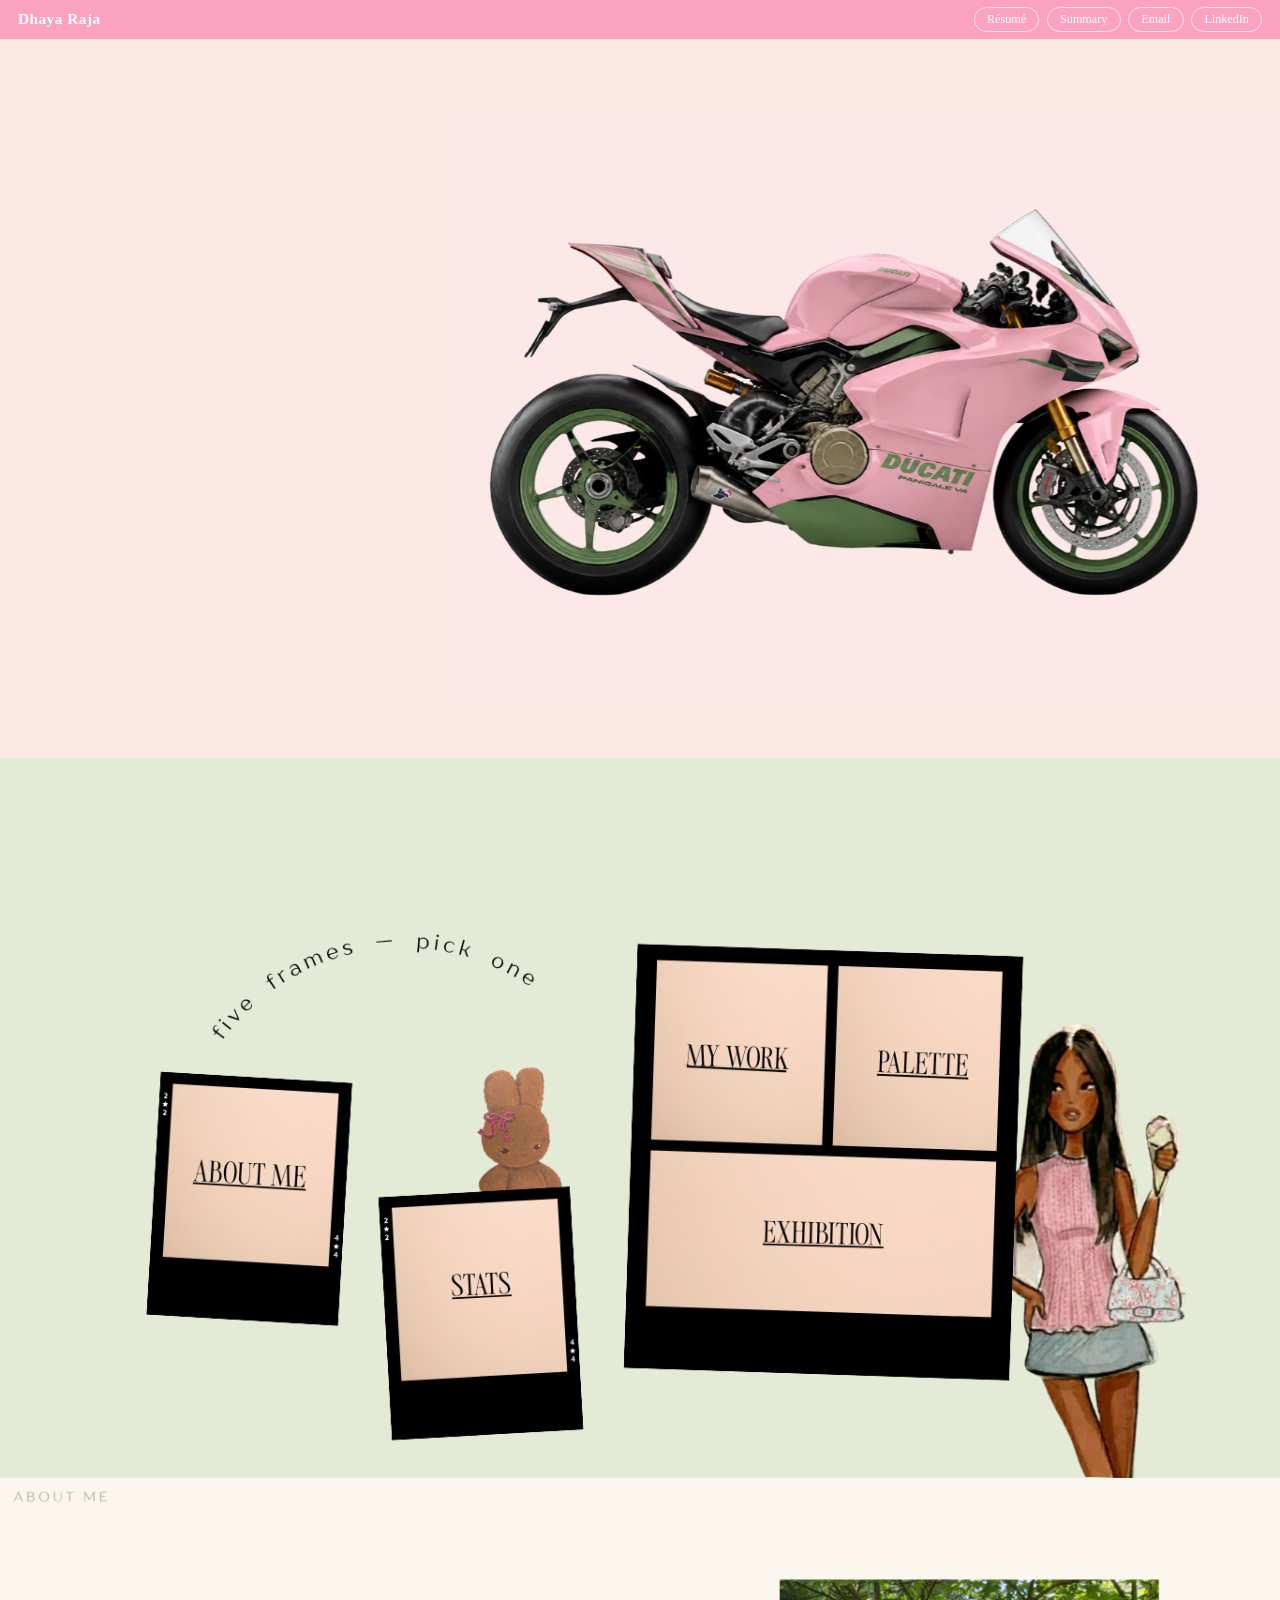
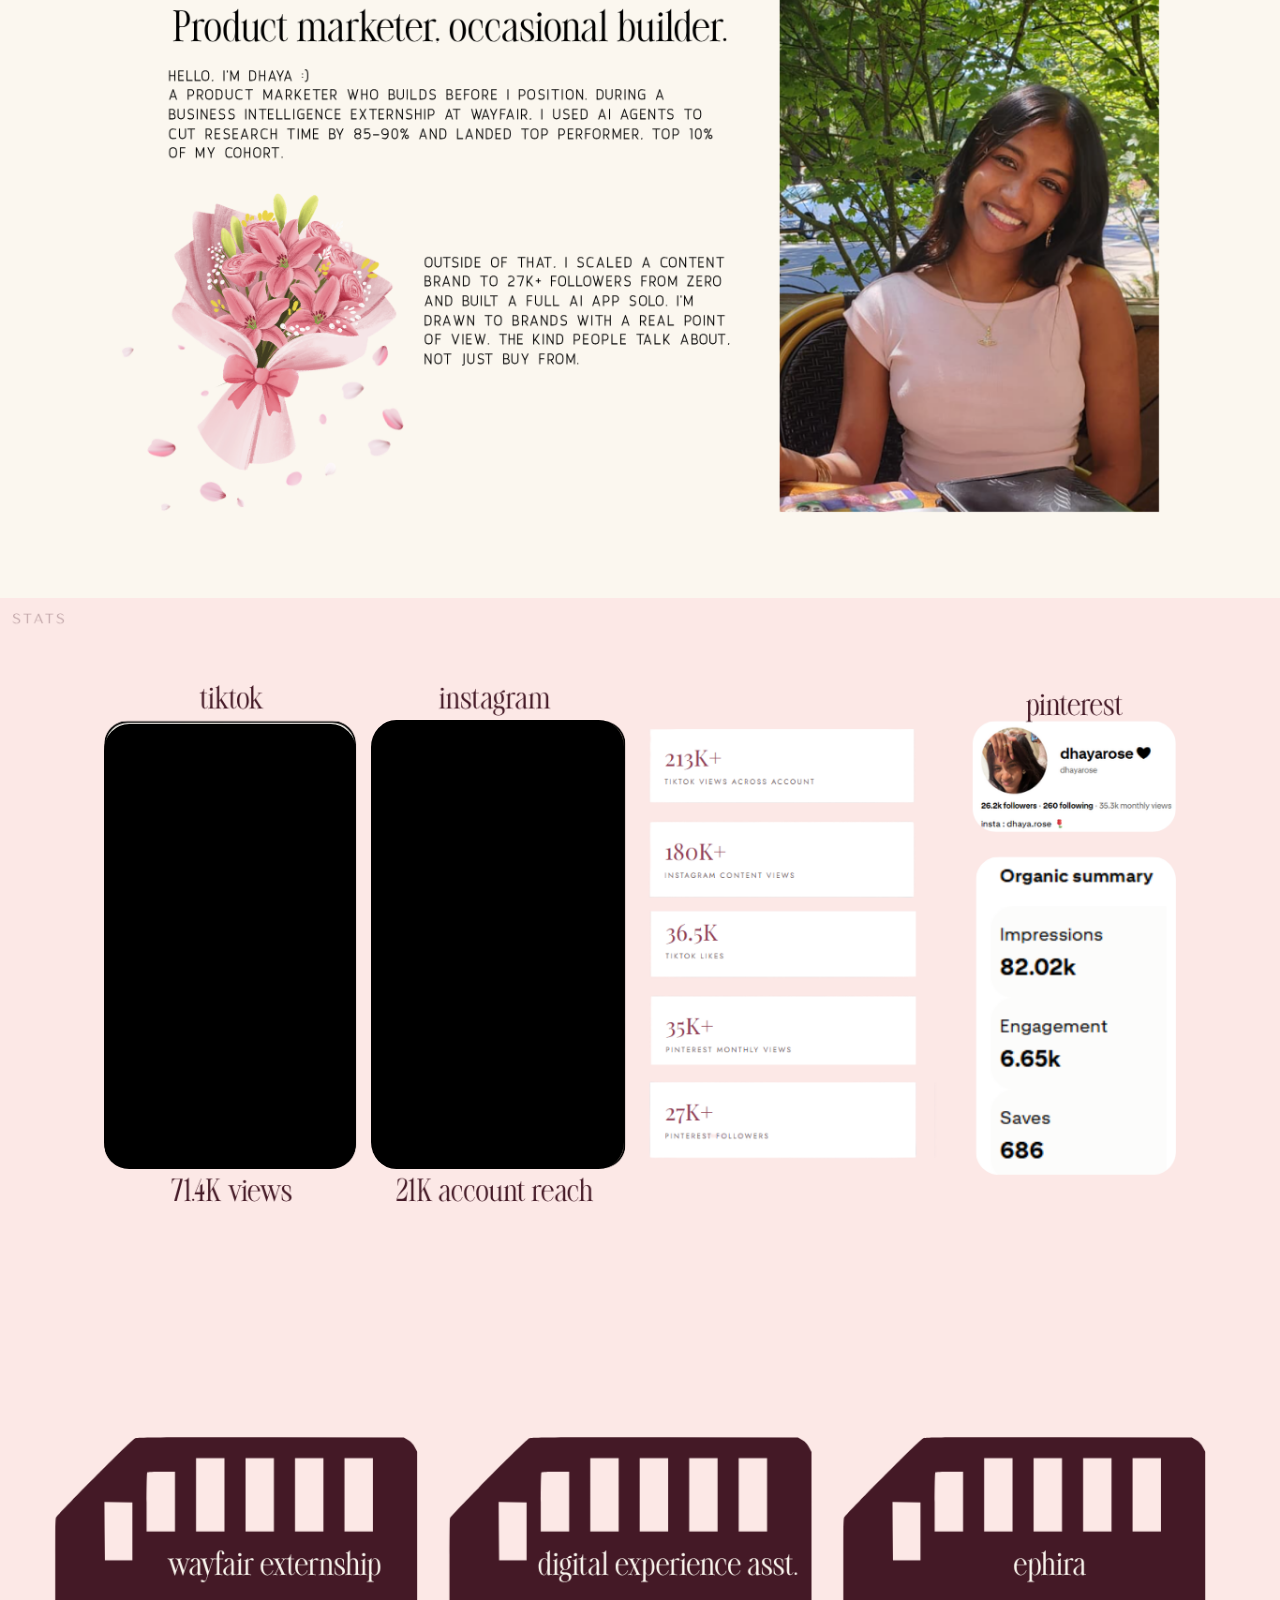
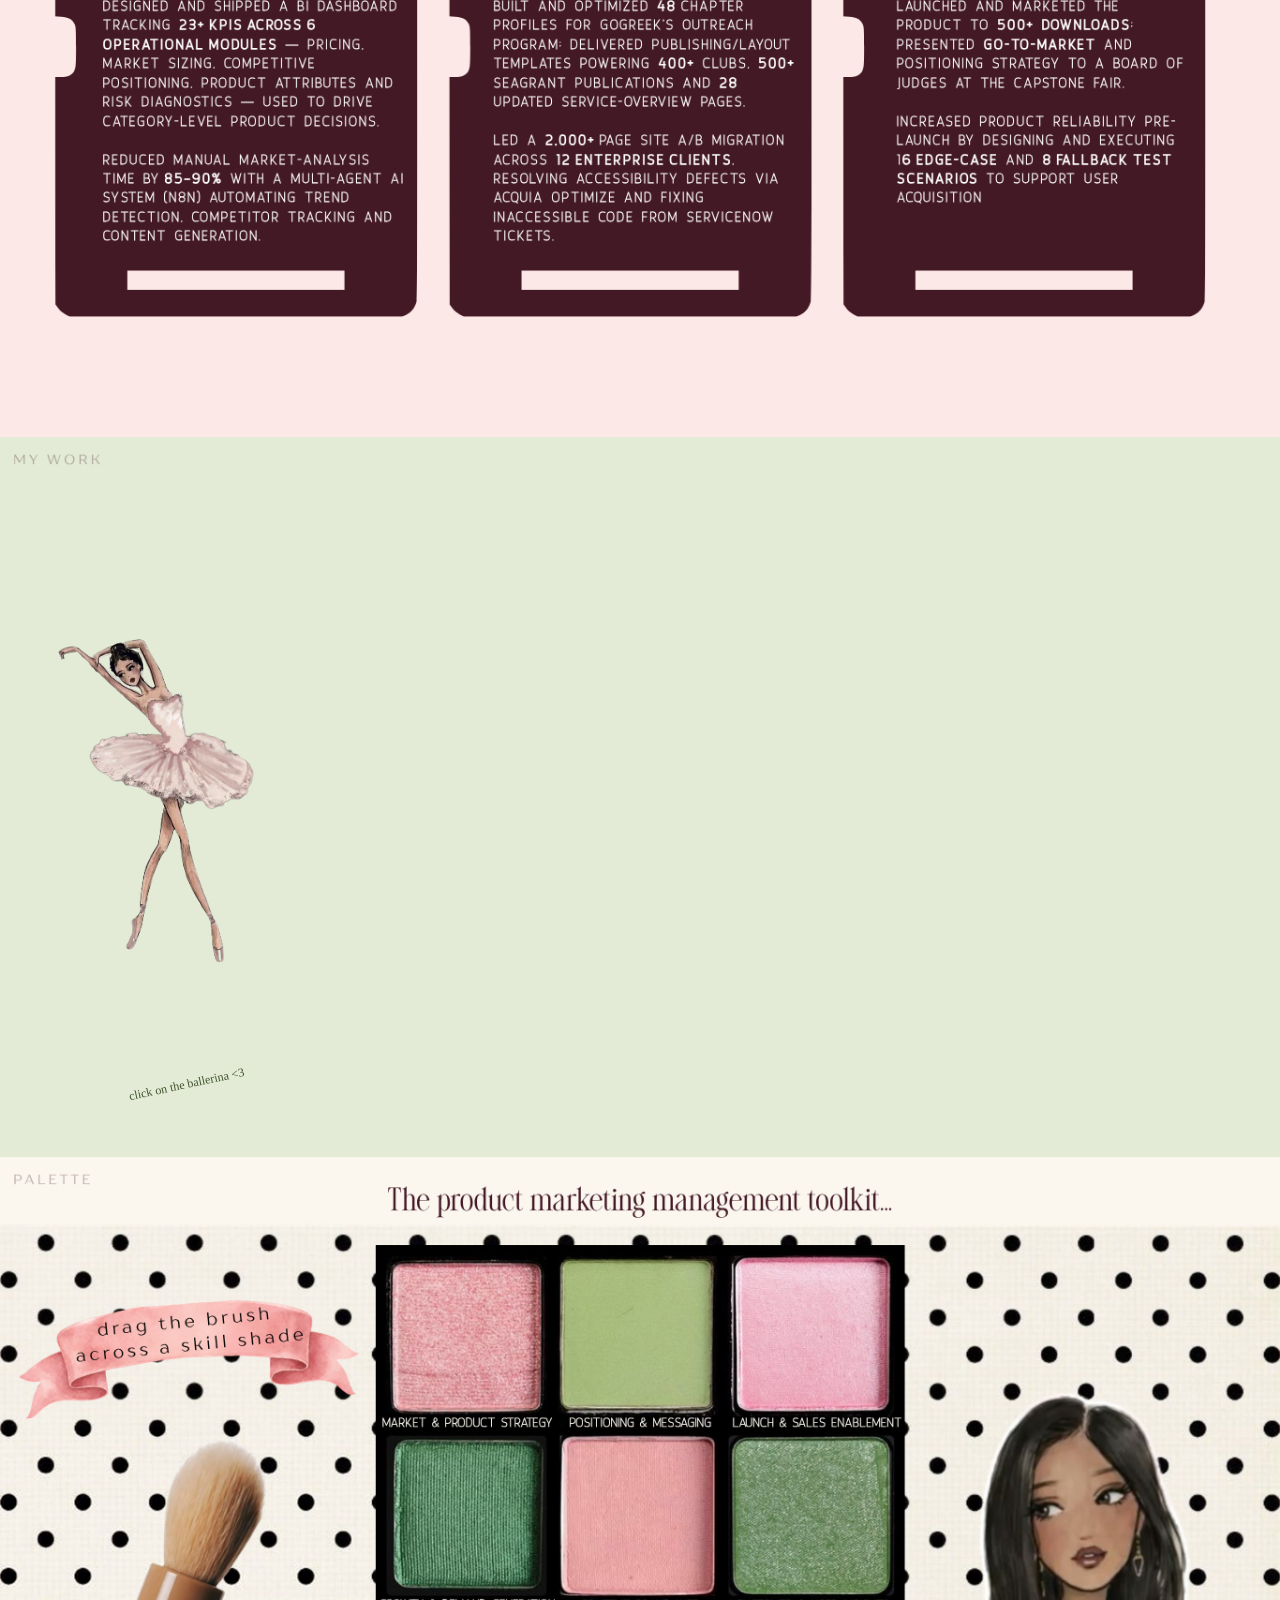
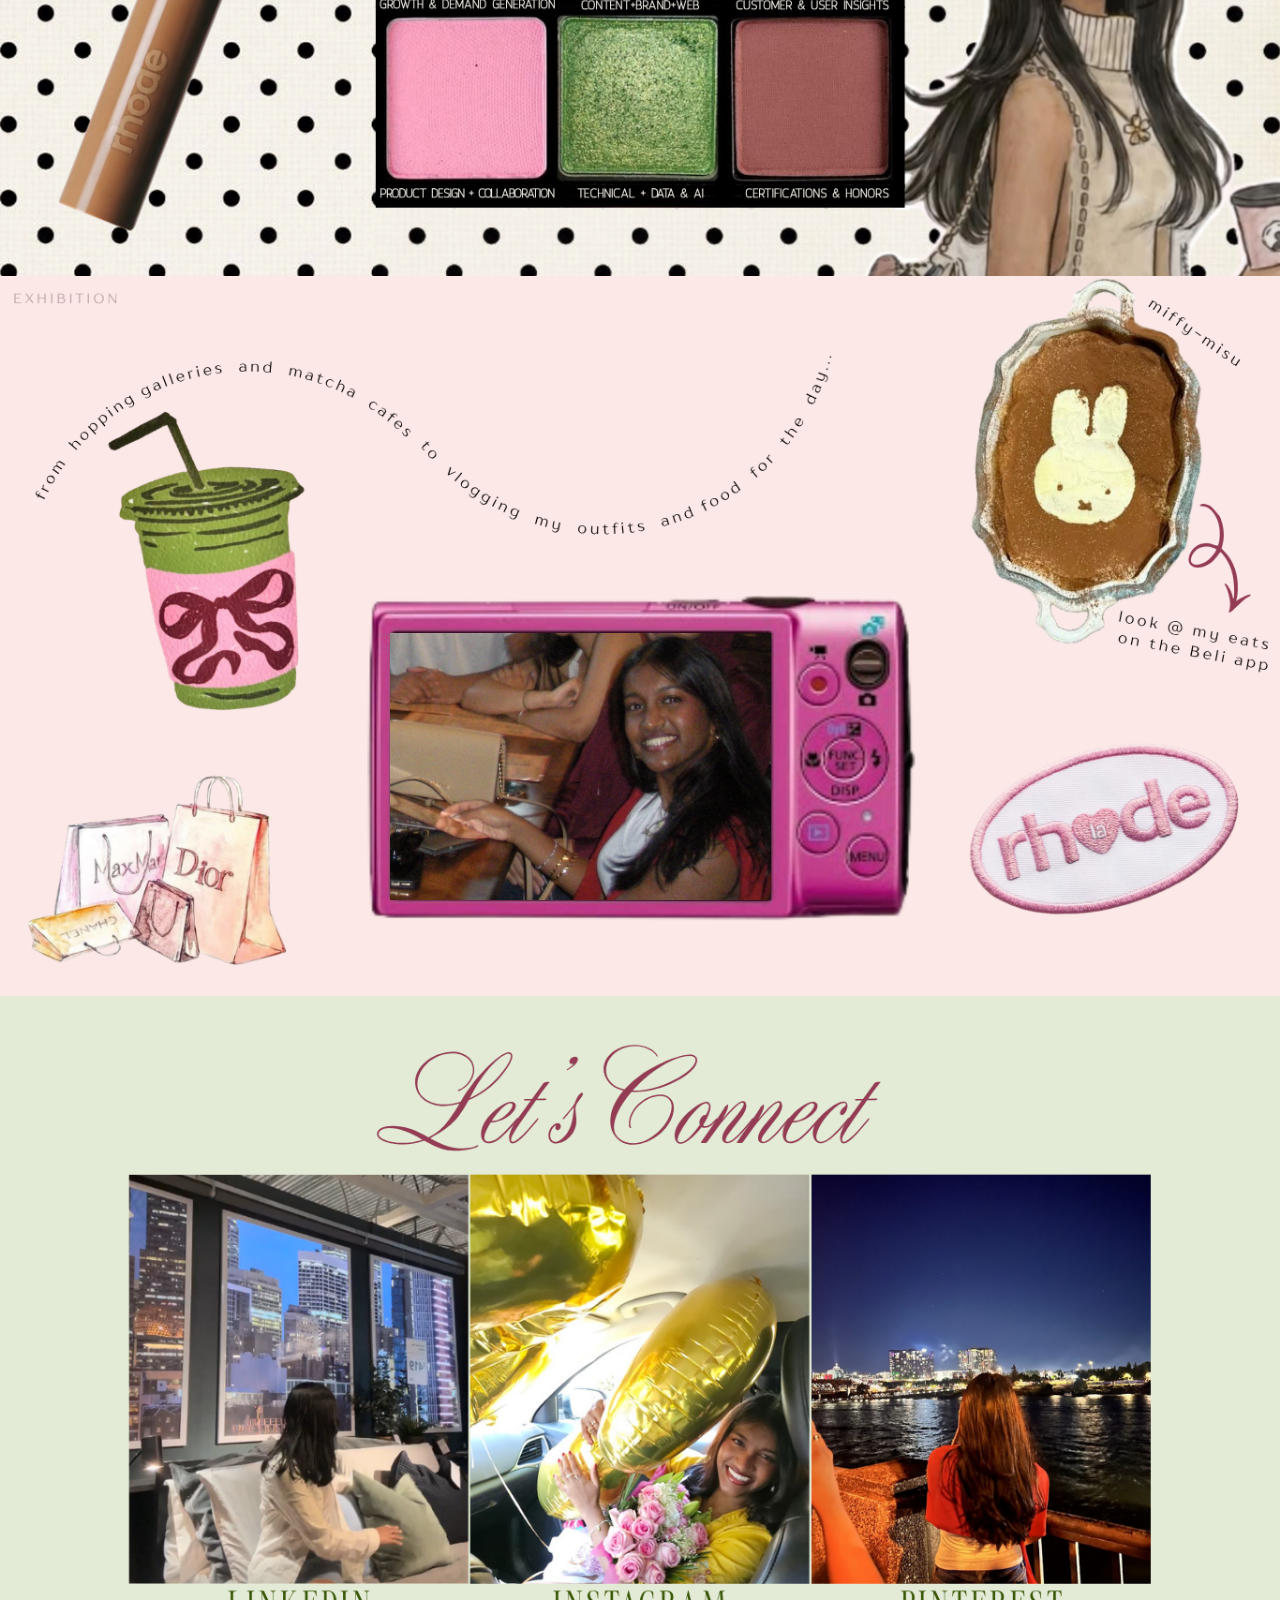
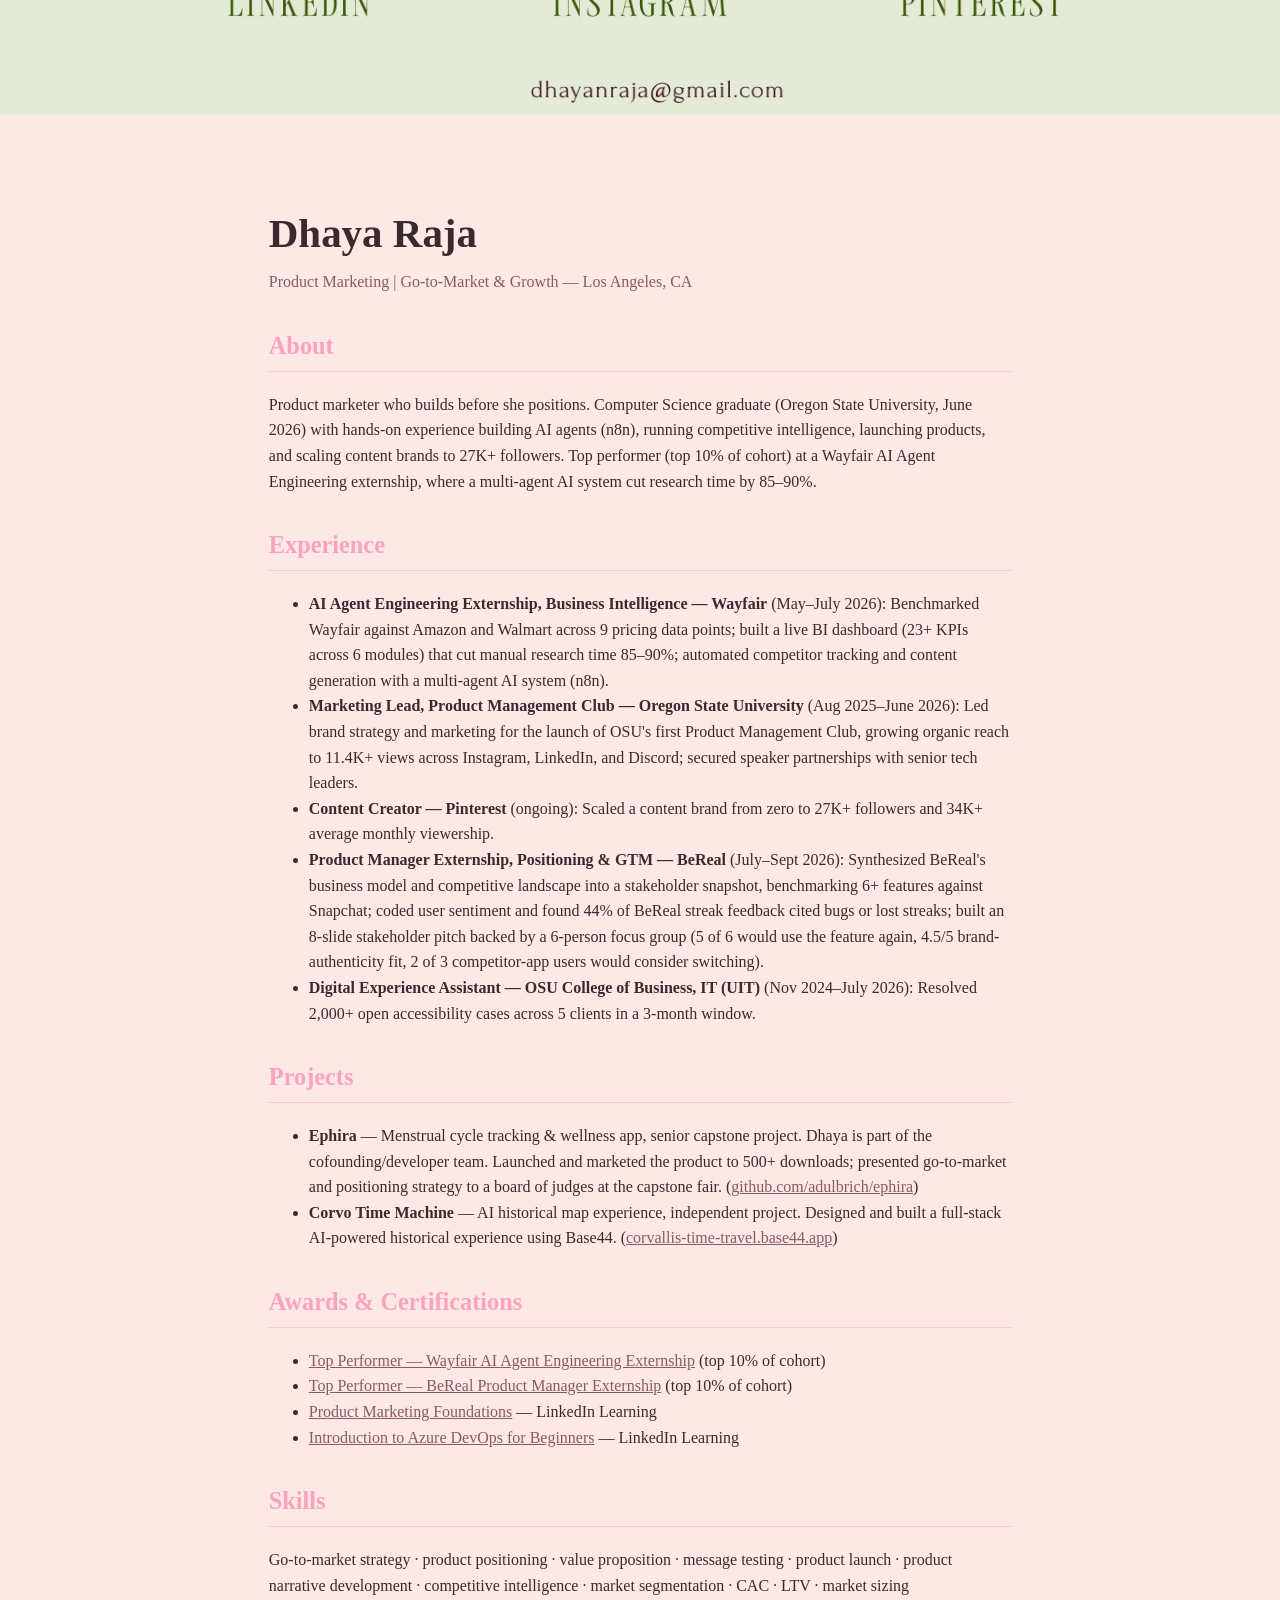
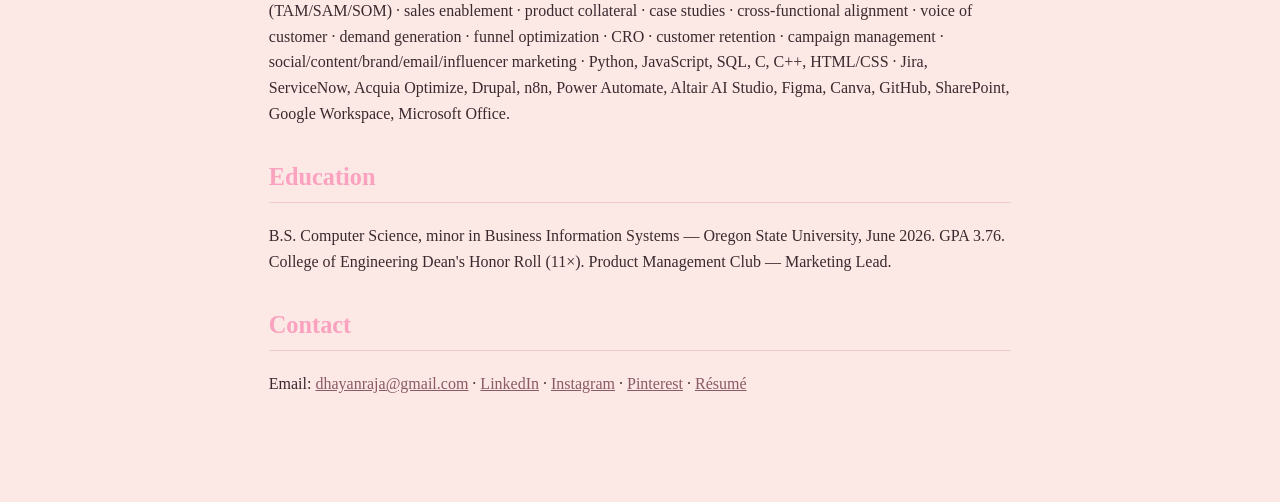
<file: index.html>
<!doctype html>
<html lang="en">
<head><meta charset="UTF-8" /><meta name="viewport" content="width=device-width, initial-scale=1.0" /><meta name="description" content="Dhaya Raja - Product Marketing Manager portfolio" /><title>Dhaya Raja - Product Marketing Manager</title><link rel="icon" href="data:image/svg+xml,%3Csvg xmlns='http://www.w3.org/2000/svg' viewBox='0 0 32 32'%3E%3Crect width='32' height='32' rx='7' fill='%23FAA2BF'/%3E%3Ctext x='16' y='22' font-family='Georgia,serif' font-size='18' fill='%23fffdf8' text-anchor='middle'%3ED%3C/text%3E%3C/svg%3E" /><link rel="stylesheet" href="styles.css?v=1792127184581897557" /><noscript><style>.hero-title{opacity:1!important}.ducati{display:none!important}</style></noscript></head>
<body>
  <a class="skip-link" href="#menu">Skip intro</a>
  <nav class="cta-bar" aria-label="Contact and résumé">
    <span class="cta-name">Dhaya Raja</span>
    <span class="cta-links">
      <a href="resume.html" class="cta-btn" rel="noopener">Résumé</a>
      <a href="#summary" class="cta-btn">Summary</a>
      <a href="mailto:dhayanraja@gmail.com" class="cta-btn">Email</a>
      <a href="https://www.linkedin.com/in/dhaya-raja/" target="_blank" rel="noreferrer" class="cta-btn">LinkedIn</a>
    </span>
  </nav>
  <nav class="mobile-nav" aria-label="Section navigation">
    <a href="#about">About</a>
    <a href="#stats">Stats</a>
    <a href="#work">Work</a>
    <a href="#palette">Palette</a>
    <a href="#exhibition">Exhibition</a>
  </nav>
  <header class="canvas hero" id="home"><img class="layout hero-title" src="assets/layouts/section-1.png" alt="Dhaya Raja - Product Marketing Manager" /><img class="ducati" src="assets/ducati.png" alt="Pink Ducati motorcycle" /></header>
  <main>
    <section class="canvas" id="menu"><img class="layout" src="assets/layouts/section-3.png" alt="Five frames - pick one" /><a class="hotspot frame-hit about-link" href="#about" aria-label="Go to About Me"></a><a class="hotspot frame-hit stats-link" href="#stats" aria-label="Go to Stats"></a><a class="hotspot frame-hit work-link" href="#work" aria-label="Go to My Work"></a><a class="hotspot frame-hit palette-link" href="#palette" aria-label="Go to Palette"></a><a class="hotspot frame-hit exhibition-link" href="#exhibition" aria-label="Go to Exhibition"></a></section>

    <section class="canvas" id="about"><img class="layout" src="assets/layouts/section-4.png" alt="About Dhaya" /><div class="petals" aria-hidden="true"><i></i><i></i><i></i><i></i><i></i><i></i></div></section>

    <section class="canvas" id="stats"><img class="layout" src="assets/layouts/section-5.png" alt="Social media stats" /><video class="phone-video tiktok" src="assets/tiktok.mp4" autoplay muted loop playsinline aria-label="TikTok video"></video><video class="phone-video instagram" src="assets/instagram.mp4" autoplay muted loop playsinline aria-label="Instagram video"></video></section>

    <section class="canvas" id="stats-detail"><img class="layout" src="assets/layouts/section-6.png" alt="Portfolio impact and experience" /></section>

    <section class="canvas work-canvas" id="work">
      <div class="ballerina-stage"><img class="dancer active" src="assets/ballerina-1.png" alt="Ballerina" /><img class="dancer" src="assets/ballerina-2.png" alt="" /><img class="dancer" src="assets/ballerina-3.png" alt="" /><img class="dancer" src="assets/ballerina-2.png" alt="" /><img class="dancer" src="assets/ballerina-1.png" alt="" /></div>
      <button class="ballerina-hit" type="button" aria-label="Play ballerina animation"><span>click on the ballerina &lt;3</span></button>
      <img class="layout work-intro-bg" src="assets/layouts/section-7.png" alt="My Work" />
      <img class="layout work-folders" src="assets/layouts/section-8.png" alt="Projects: Wayfair Externship, rhode x Inde Navarette mockup, Ephira, GoGreek Chapter Profiles, BeReal Externship, Corvo Time Machine" />
      <a class="hotspot folder-hit folder-wayfair" href="project-wayfair.html" target="_blank" rel="noopener" aria-label="View Wayfair Externship case study"></a>
      <span class="hotspot folder-hit folder-rhode" aria-label="rhode x Inde Navarette mockup - coming soon"></span>
      <a class="hotspot folder-hit folder-ephira" href="ephira/index.html" target="_blank" rel="noopener" aria-label="View Ephira case study"></a>
      <a class="hotspot folder-hit folder-gogreek" href="gogreek/index.html" target="_blank" rel="noopener" aria-label="View GoGreek Chapter Profiles case study"></a>
      <a class="hotspot folder-hit folder-bereal" href="project-bereal.html" target="_blank" rel="noopener" aria-label="View BeReal Externship case study"></a>
      <a class="hotspot folder-hit folder-corvo" href="https://corvallis-time-travel.base44.app/" target="_blank" rel="noreferrer" aria-label="View Corvo Time Machine"></a>
      <a class="hotspot ballerina-link" href="https://lovable.dev/products/petit-ballet-studio" target="_blank" rel="noreferrer" aria-label="Visit Petit Ballet Studio"></a>
    </section>

    <section class="canvas palette-canvas" id="palette">
      <img class="layout" src="assets/layouts/section-9.png" alt="Palette: drag the brush across a skill shade" />
      <img class="brush" src="assets/palette/brush.png" alt="Drag the rhode brush onto a skill shade" draggable="false" />
      <div class="drop-zone" data-target="shade-1" style="left:29.06%;top:10.94%;width:13.93%;height:26.47%"></div>
      <div class="drop-zone" data-target="shade-2" style="left:42.99%;top:10.94%;width:13.93%;height:26.47%"></div>
      <div class="drop-zone" data-target="shade-3" style="left:56.93%;top:10.94%;width:13.93%;height:26.47%"></div>
      <div class="drop-zone" data-target="shade-4" style="left:29.06%;top:37.41%;width:13.93%;height:26.47%"></div>
      <div class="drop-zone" data-target="shade-5" style="left:42.99%;top:37.41%;width:13.93%;height:26.47%"></div>
      <div class="drop-zone" data-target="shade-6" style="left:56.93%;top:37.41%;width:13.93%;height:26.47%"></div>
      <div class="drop-zone" data-target="shade-7" style="left:29.06%;top:63.88%;width:13.93%;height:26.47%"></div>
      <div class="drop-zone" data-target="shade-8" style="left:42.99%;top:63.88%;width:13.93%;height:26.47%"></div>
      <div class="drop-zone" data-target="shade-9" style="left:56.93%;top:63.88%;width:13.93%;height:26.47%"></div>
    </section>

    <section class="canvas shade-canvas" id="shade-1"><img class="layout" src="assets/palette/shade-1.png" alt="Market & Product Strategy" /><a class="hotspot shade-close" href="#palette" aria-label="Back to palette"></a></section>
    <section class="canvas shade-canvas" id="shade-2"><img class="layout" src="assets/palette/shade-2.png" alt="Positioning & Messaging" /><a class="hotspot shade-close" href="#palette" aria-label="Back to palette"></a></section>
    <section class="canvas shade-canvas" id="shade-3"><img class="layout" src="assets/palette/shade-3.png" alt="Launch & Sales Enablement" /><a class="hotspot shade-close" href="#palette" aria-label="Back to palette"></a></section>
    <section class="canvas shade-canvas" id="shade-4"><img class="layout" src="assets/palette/shade-4.png" alt="Growth & Demand Generation" /><a class="hotspot shade-close" href="#palette" aria-label="Back to palette"></a></section>
    <section class="canvas shade-canvas" id="shade-5"><img class="layout" src="assets/palette/shade-5.png" alt="Content, Brand & Web" /><a class="hotspot shade-close" href="#palette" aria-label="Back to palette"></a></section>
    <section class="canvas shade-canvas" id="shade-6"><img class="layout" src="assets/palette/shade-6.png" alt="Customer & User Insights" /><a class="hotspot shade-close" href="#palette" aria-label="Back to palette"></a></section>
    <section class="canvas shade-canvas" id="shade-7"><img class="layout" src="assets/palette/shade-7.png" alt="Product Design + Collaboration" /><a class="hotspot shade-close" href="#palette" aria-label="Back to palette"></a></section>
    <section class="canvas shade-canvas" id="shade-8"><img class="layout" src="assets/palette/shade-8.png" alt="Technical + Data & AI" /><a class="hotspot shade-close" href="#palette" aria-label="Back to palette"></a></section>
    <section class="canvas shade-canvas" id="shade-9"><img class="layout" src="assets/palette/shade-9.png" alt="Certifications & Honors" /><a class="hotspot shade-close" href="#palette" aria-label="Back to palette"></a><a class="hotspot cert-link" style="left:29.6%;top:24.7%;width:40.3%;height:11.8%" href="https://www.linkedin.com/learning/certificates/3ba65bd7d02515e720389f145e00dbd5ae3d10002f803e74bf218c44119ad53c/" target="_blank" rel="noreferrer" aria-label="Product Marketing Foundations Certificate"></a><a class="hotspot cert-link" style="left:29.6%;top:41.7%;width:40.3%;height:11%" href="https://www.linkedin.com/learning/certificates/7f82f67b9a9becf2f17673cdb1bb114f5698f81d82094bac6698a4f31960971c/" target="_blank" rel="noreferrer" aria-label="Introduction to Azure DevOps for Beginners Certificate"></a><a class="hotspot cert-link" style="left:29.6%;top:57.9%;width:40.3%;height:11.8%" href="https://www.linkedin.com/in/dhaya-raja/overlay/Honor/658389498/treasury/?profileId=ACoAAExFeaMBlNMJWVlWC380Xa6BsdCtLLYs_tY" target="_blank" rel="noreferrer" aria-label="Top Performer Award, Wayfair Externship"></a><a class="hotspot cert-link" style="left:29.6%;top:74.2%;width:40.3%;height:11.8%" href="https://www.linkedin.com/in/dhaya-raja/overlay/Honor/561126169/treasury/?profileId=ACoAAExFeaMBlNMJWVlWC380Xa6BsdCtLLYs_tY" target="_blank" rel="noreferrer" aria-label="Top Performer Award, BeReal Externship"></a></section>

    <section class="canvas" id="exhibition"><img class="layout" src="assets/layouts/section-10.png" alt="Exhibition" /><div class="camera-screen" aria-label="Photo slideshow"><img class="slide active" src="assets/exhibition/slide-01.jpg" alt="Dhaya at dinner" /><img class="slide" src="assets/exhibition/slide-02.jpg" alt="Pink and green drinks" /><img class="slide" src="assets/exhibition/slide-03.jpg" alt="Iced matcha and beauty products" /><img class="slide" src="assets/exhibition/slide-04.jpeg" alt="Pink flower bouquet" /><img class="slide" src="assets/exhibition/slide-05.jpg" alt="Rhode beauty parcel" /><img class="slide" src="assets/exhibition/slide-06.jpg" alt="Dhaya relaxing outdoors" /><img class="slide" src="assets/exhibition/slide-07.jpg" alt="Dhaya with friends" /><img class="slide" src="assets/exhibition/slide-08.jpg" alt="Graduation celebration" /><img class="slide" src="assets/exhibition/slide-09.jpg" alt="Friends walking through a garden" /><img class="slide" src="assets/exhibition/slide-10.jpg" alt="Tulip field" /><img class="slide" src="assets/exhibition/slide-11.jpg" alt="Matcha and dessert table" /><img class="slide" src="assets/exhibition/slide-12.jpg" alt="Dhaya at an outdoor market" /></div></section>
  </main>
  <footer class="canvas" id="contact"><img class="layout" src="assets/layouts/section-11.png" alt="Let's Connect" /><a class="social-hit linkedin" href="https://www.linkedin.com/in/dhaya-raja/" target="_blank" rel="noreferrer" aria-label="Dhaya on LinkedIn"></a><a class="social-hit instagram-link" href="https://www.instagram.com/dhaya.rose" target="_blank" rel="noreferrer" aria-label="Dhaya on Instagram"></a><a class="social-hit pinterest" href="https://www.pinterest.com/dhayarose/" target="_blank" rel="noreferrer" aria-label="Dhaya on Pinterest"></a></footer>

  <section class="text-view" id="summary" aria-label="Plain-text summary for screen readers and search">
    <h1>Dhaya Raja</h1>
    <p class="text-view__tagline">Product Marketing | Go-to-Market &amp; Growth — Los Angeles, CA</p>
    <h2>About</h2>
    <p>Product marketer who builds before she positions. Computer Science graduate (Oregon State University, June 2026) with hands-on experience building AI agents (n8n), running competitive intelligence, launching products, and scaling content brands to 27K+ followers. Top performer (top 10% of cohort) at a Wayfair AI Agent Engineering externship, where a multi-agent AI system cut research time by 85–90%.</p>
    <h2>Experience</h2>
    <ul>
      <li><strong>AI Agent Engineering Externship, Business Intelligence — Wayfair</strong> (May–July 2026): Benchmarked Wayfair against Amazon and Walmart across 9 pricing data points; built a live BI dashboard (23+ KPIs across 6 modules) that cut manual research time 85–90%; automated competitor tracking and content generation with a multi-agent AI system (n8n).</li>
      <li><strong>Marketing Lead, Product Management Club — Oregon State University</strong> (Aug 2025–June 2026): Led brand strategy and marketing for the launch of OSU's first Product Management Club, growing organic reach to 11.4K+ views across Instagram, LinkedIn, and Discord; secured speaker partnerships with senior tech leaders.</li>
      <li><strong>Content Creator — Pinterest</strong> (ongoing): Scaled a content brand from zero to 27K+ followers and 34K+ average monthly viewership.</li>
      <li><strong>Product Manager Externship, Positioning &amp; GTM — BeReal</strong> (July–Sept 2026): Synthesized BeReal's business model and competitive landscape into a stakeholder snapshot, benchmarking 6+ features against Snapchat; coded user sentiment and found 44% of BeReal streak feedback cited bugs or lost streaks; built an 8-slide stakeholder pitch backed by a 6-person focus group (5 of 6 would use the feature again, 4.5/5 brand-authenticity fit, 2 of 3 competitor-app users would consider switching).</li>
      <li><strong>Digital Experience Assistant — OSU College of Business, IT (UIT)</strong> (Nov 2024–July 2026): Resolved 2,000+ open accessibility cases across 5 clients in a 3-month window.</li>
    </ul>
    <h2>Projects</h2>
    <ul>
      <li><strong>Ephira</strong> — Menstrual cycle tracking &amp; wellness app, senior capstone project. Dhaya is part of the cofounding/developer team. Launched and marketed the product to 500+ downloads; presented go-to-market and positioning strategy to a board of judges at the capstone fair. (<a href="https://github.com/adulbrich/ephira" target="_blank" rel="noreferrer">github.com/adulbrich/ephira</a>)</li>
      <li><strong>Corvo Time Machine</strong> — AI historical map experience, independent project. Designed and built a full-stack AI-powered historical experience using Base44. (<a href="https://corvallis-time-travel.base44.app/" target="_blank" rel="noreferrer">corvallis-time-travel.base44.app</a>)</li>
    </ul>
    <h2>Awards &amp; Certifications</h2>
    <ul>
      <li><a href="https://www.linkedin.com/in/dhaya-raja/overlay/Honor/658389498/treasury/?profileId=ACoAAExFeaMBlNMJWVlWC380Xa6BsdCtLLYs_tY" target="_blank" rel="noreferrer">Top Performer — Wayfair AI Agent Engineering Externship</a> (top 10% of cohort)</li>
      <li><a href="https://www.linkedin.com/in/dhaya-raja/overlay/Honor/561126169/treasury/?profileId=ACoAAExFeaMBlNMJWVlWC380Xa6BsdCtLLYs_tY" target="_blank" rel="noreferrer">Top Performer — BeReal Product Manager Externship</a> (top 10% of cohort)</li>
      <li><a href="https://www.linkedin.com/learning/certificates/3ba65bd7d02515e720389f145e00dbd5ae3d10002f803e74bf218c44119ad53c/" target="_blank" rel="noreferrer">Product Marketing Foundations</a> — LinkedIn Learning</li>
      <li><a href="https://www.linkedin.com/learning/certificates/7f82f67b9a9becf2f17673cdb1bb114f5698f81d82094bac6698a4f31960971c/" target="_blank" rel="noreferrer">Introduction to Azure DevOps for Beginners</a> — LinkedIn Learning</li>
    </ul>
    <h2>Skills</h2>
    <p>Go-to-market strategy · product positioning · value proposition · message testing · product launch · product narrative development · competitive intelligence · market segmentation · CAC · LTV · market sizing (TAM/SAM/SOM) · sales enablement · product collateral · case studies · cross-functional alignment · voice of customer · demand generation · funnel optimization · CRO · customer retention · campaign management · social/content/brand/email/influencer marketing · Python, JavaScript, SQL, C, C++, HTML/CSS · Jira, ServiceNow, Acquia Optimize, Drupal, n8n, Power Automate, Altair AI Studio, Figma, Canva, GitHub, SharePoint, Google Workspace, Microsoft Office.</p>
    <h2>Education</h2>
    <p>B.S. Computer Science, minor in Business Information Systems — Oregon State University, June 2026. GPA 3.76. College of Engineering Dean's Honor Roll (11×). Product Management Club — Marketing Lead.</p>
    <h2>Contact</h2>
    <p>Email: <a href="mailto:dhayanraja@gmail.com">dhayanraja@gmail.com</a> · <a href="https://www.linkedin.com/in/dhaya-raja/" target="_blank" rel="noreferrer">LinkedIn</a> · <a href="https://www.instagram.com/dhaya.rose" target="_blank" rel="noreferrer">Instagram</a> · <a href="https://www.pinterest.com/dhayarose/" target="_blank" rel="noreferrer">Pinterest</a> · <a href="resume.html">Résumé</a></p>
  </section>
  <script src="script.js?v=1792127184581897557"></script>
</body>
</html>
</file>
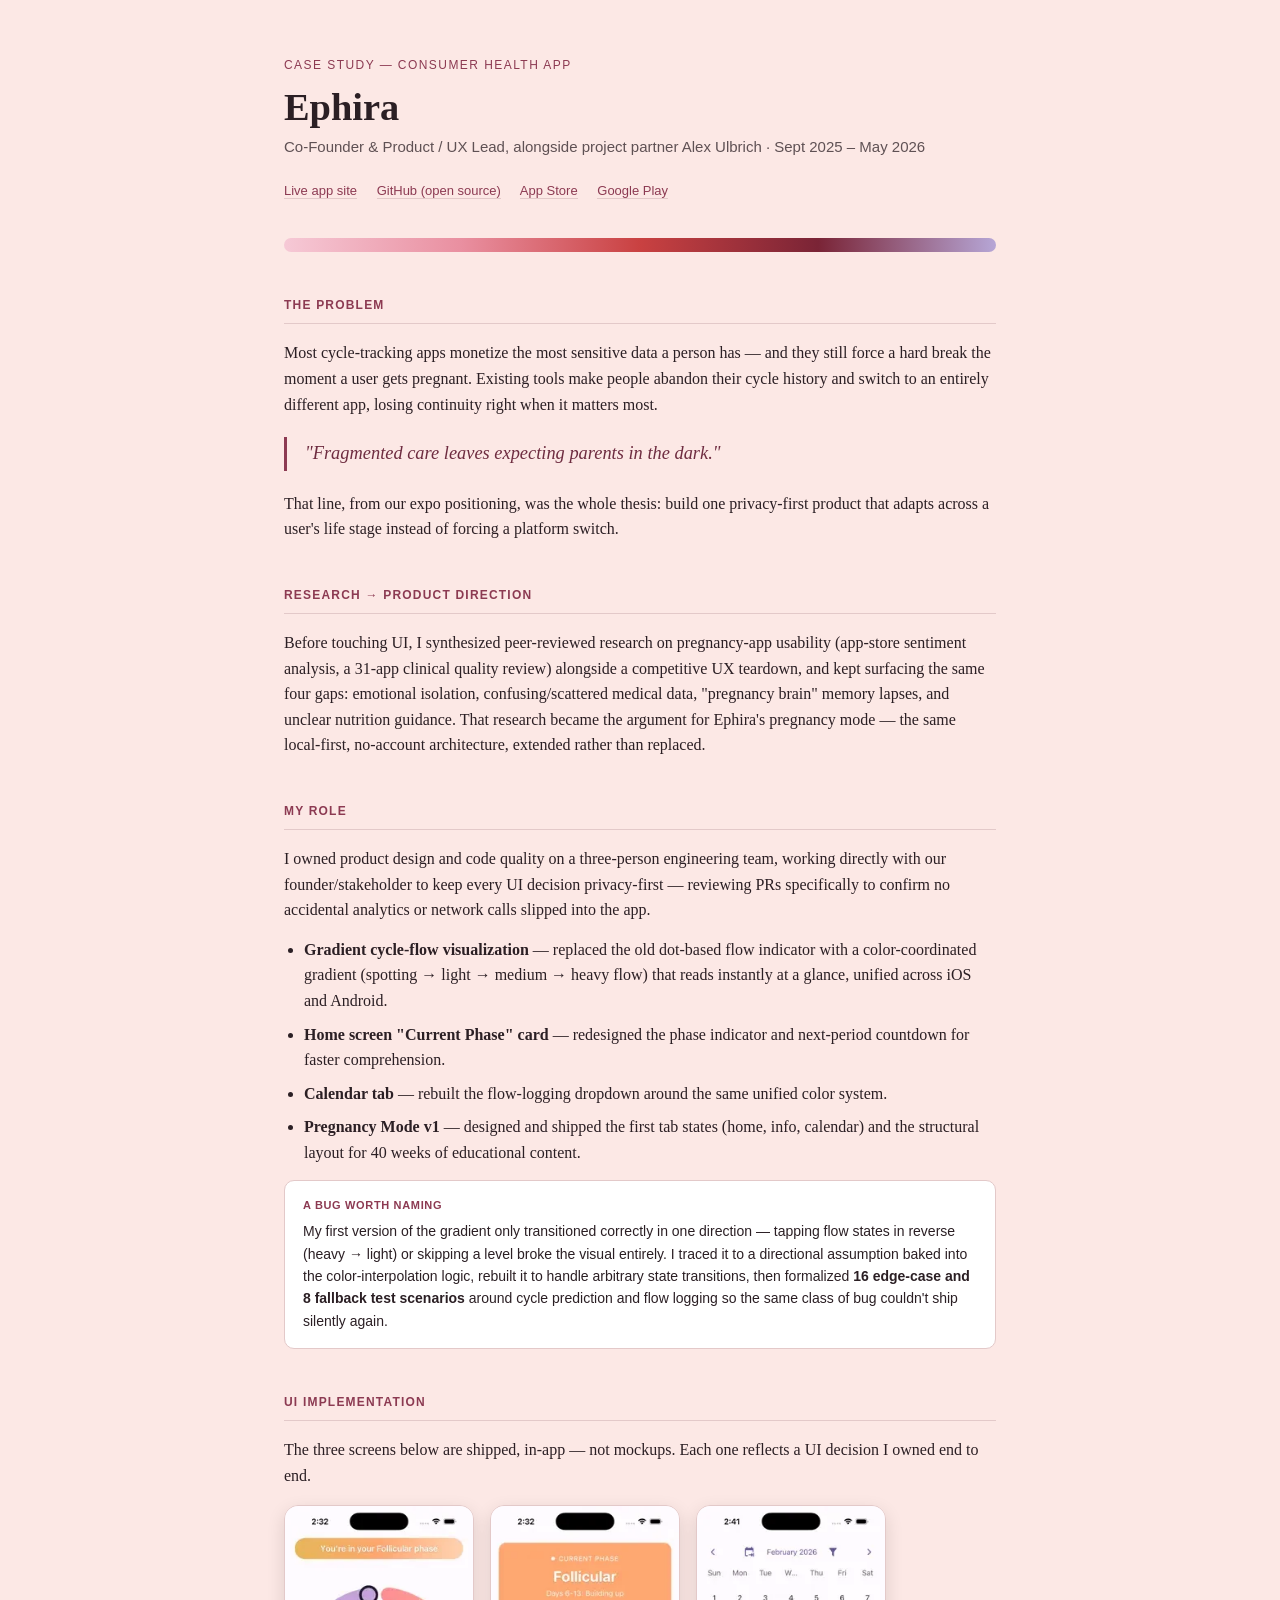
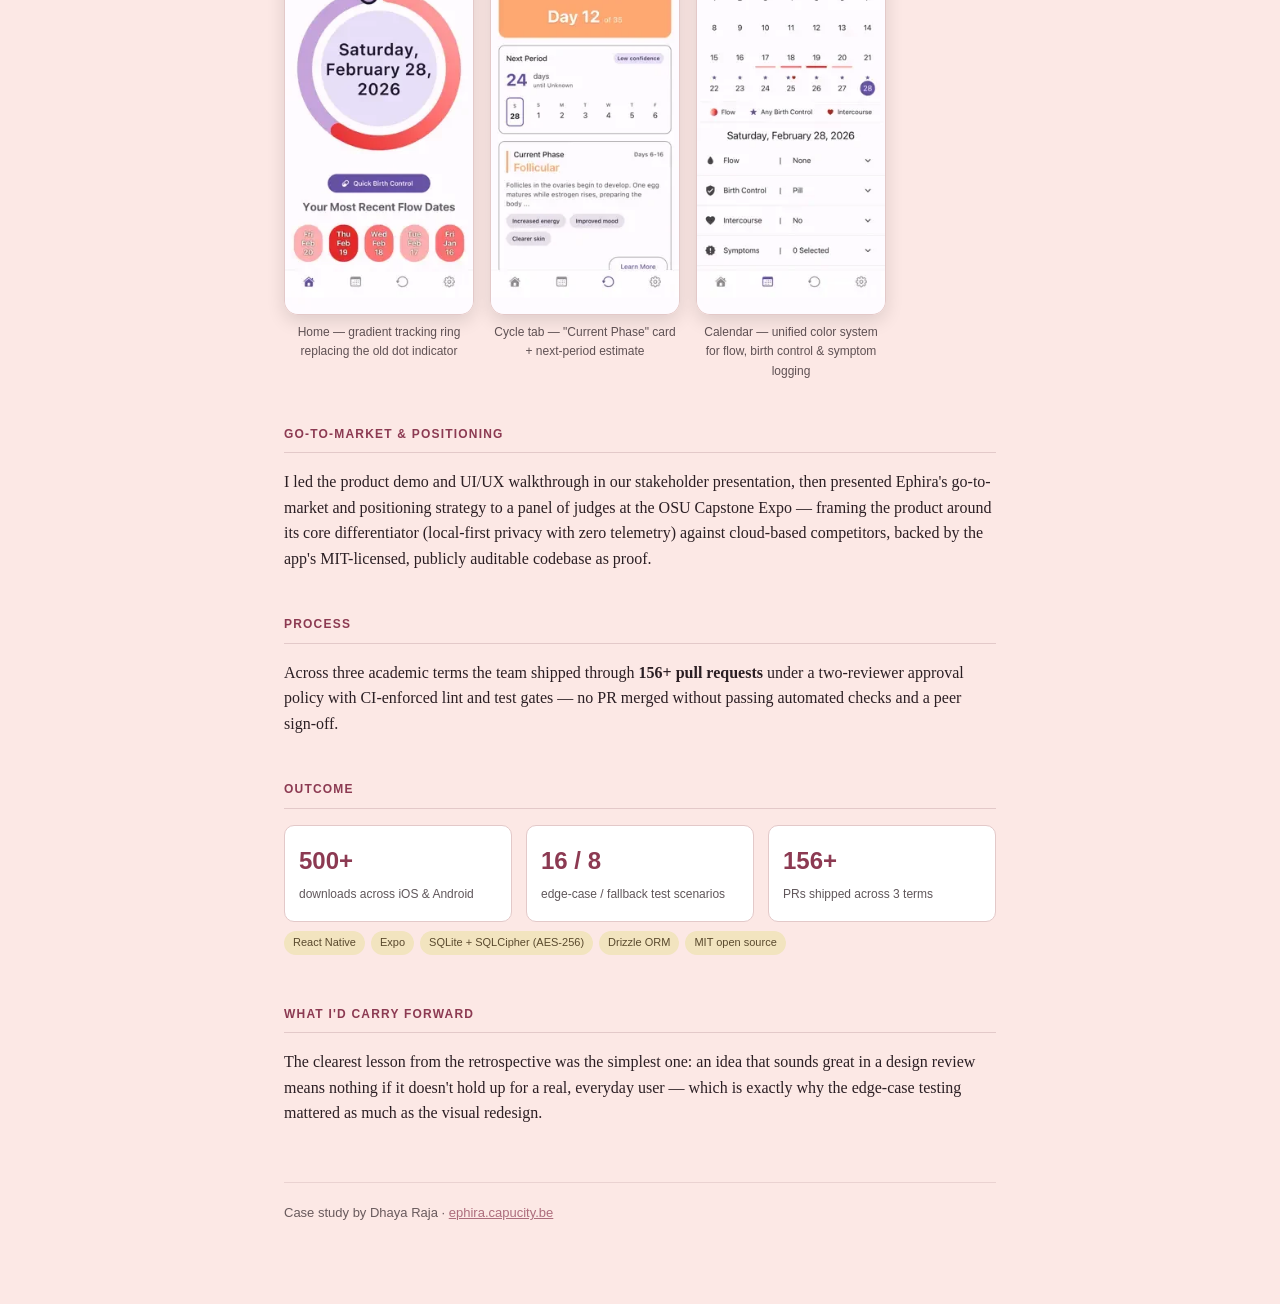
<file: ephira/index.html>
<!DOCTYPE html>
<html lang="en">
<head>
<meta charset="UTF-8">
<meta name="viewport" content="width=device-width, initial-scale=1, viewport-fit=cover">
<title>Ephira — Case Study | Dhaya Raja</title>
<style>
  :root{
    --blush:#fce8e5; --ink:#2b1f24; --wine:#8c3a52; --wine-dark:#6e2c40;
    --cream:#f2e4bf; --slate:#65759a; --line:#e3c9c9; --card:#ffffff;
    box-sizing:border-box; padding-top:env(safe-area-inset-top,0px); padding-bottom:env(safe-area-inset-bottom,0px);
  }
  html{scroll-padding-top:env(safe-area-inset-top,0px);}
  @media (prefers-color-scheme: dark){
    :root:not([data-theme="light"]){--blush:#221a1c; --ink:#f3e6e2; --card:#2c2224; --line:#4a3438;}
  }
  :root[data-theme="dark"]{--blush:#221a1c; --ink:#f3e6e2; --card:#2c2224; --line:#4a3438;}
  *{box-sizing:border-box;}
  body{margin:0;background:var(--blush);color:var(--ink);font-family:Georgia,'Times New Roman',serif;line-height:1.6;}
  .wrap{max-width:760px;margin:0 auto;padding:56px 24px 80px;}
  .eyebrow{font-family:Arial,sans-serif;letter-spacing:.12em;text-transform:uppercase;font-size:12px;color:var(--wine);margin:0 0 10px;}
  h1{font-size:2.4rem;margin:0 0 6px;line-height:1.15;}
  .role{font-family:Arial,sans-serif;font-size:15px;color:var(--ink);opacity:.75;margin:0 0 22px;}
  .linkrow{font-family:Arial,sans-serif;font-size:13px;margin-bottom:36px;}
  .linkrow a{color:var(--wine);text-decoration:none;border-bottom:1px solid var(--line);margin-right:16px;}
  .gradientbar{height:14px;border-radius:7px;margin:0 0 40px;background:linear-gradient(90deg,#f6c9d6,#e98fa0,#c94141,#7a2436,#b6a6d6);}
  h2{font-family:Arial,sans-serif;font-size:12px;letter-spacing:.1em;text-transform:uppercase;color:var(--wine);border-bottom:1px solid var(--line);padding-bottom:8px;margin:44px 0 16px;}
  p{margin:0 0 14px;}
  .pull{font-style:italic;font-size:1.15rem;color:var(--wine-dark);border-left:3px solid var(--wine);padding:2px 0 2px 18px;margin:20px 0;}
  ul{margin:0 0 14px;padding-left:20px;}
  li{margin-bottom:8px;}
  .stats{display:flex;flex-wrap:wrap;gap:14px;margin:14px 0 6px;}
  .stat{flex:1 1 150px;background:var(--card);border:1px solid var(--line);border-radius:10px;padding:16px 14px;}
  .stat b{display:block;font-family:Arial,sans-serif;font-size:1.5rem;color:var(--wine);}
  .stat span{font-family:Arial,sans-serif;font-size:12px;opacity:.75;}
  .badge{display:inline-block;font-family:Arial,sans-serif;font-size:11px;background:var(--cream);color:#5a4a2e;padding:3px 9px;border-radius:20px;margin:0 6px 6px 0;}
  .bugbox{background:var(--card);border:1px solid var(--line);border-radius:10px;padding:16px 18px;font-family:Arial,sans-serif;font-size:14px;margin:14px 0;}
  .bugbox .lbl{font-weight:bold;color:var(--wine);font-size:11px;letter-spacing:.06em;text-transform:uppercase;display:block;margin-bottom:6px;}
  .gallery{display:flex;gap:16px;flex-wrap:wrap;margin:16px 0 8px;}
  .shot{flex:1 1 150px;max-width:190px;}
  .shot img{width:100%;height:auto;display:block;border-radius:14px;border:1px solid var(--line);box-shadow:0 6px 18px rgba(0,0,0,.12);}
  .shot p{font-family:Arial,sans-serif;font-size:12px;opacity:.75;margin:8px 0 0;text-align:center;}
  footer{margin-top:56px;padding-top:20px;border-top:1px solid var(--line);font-family:Arial,sans-serif;font-size:13px;opacity:.7;}
  footer a{color:var(--wine);}
</style>
</head>
<body>
<div class="wrap">
  <p class="eyebrow">Case Study — Consumer Health App</p>
  <h1>Ephira</h1>
  <p class="role">Co‑Founder &amp; Product / UX Lead, alongside project partner Alex Ulbrich · Sept 2025 – May 2026</p>
  <div class="linkrow">
    <a href="https://ephira.capucity.be/" target="_blank">Live app site</a>
    <a href="https://github.com/adulbrich/ephira" target="_blank">GitHub (open source)</a>
    <a href="https://apps.apple.com/us/app/ephira/id6741593838" target="_blank">App Store</a>
    <a href="https://play.google.com/store/apps/details?id=com.capucity.ephira" target="_blank">Google Play</a>
  </div>
  <div class="gradientbar" aria-hidden="true"></div>

  <h2>The Problem</h2>
  <p>Most cycle-tracking apps monetize the most sensitive data a person has — and they still force a hard break the moment a user gets pregnant. Existing tools make people abandon their cycle history and switch to an entirely different app, losing continuity right when it matters most.</p>
  <p class="pull">"Fragmented care leaves expecting parents in the dark."</p>
  <p>That line, from our expo positioning, was the whole thesis: build one privacy-first product that adapts across a user's life stage instead of forcing a platform switch.</p>

  <h2>Research → Product Direction</h2>
  <p>Before touching UI, I synthesized peer-reviewed research on pregnancy-app usability (app-store sentiment analysis, a 31-app clinical quality review) alongside a competitive UX teardown, and kept surfacing the same four gaps: emotional isolation, confusing/scattered medical data, "pregnancy brain" memory lapses, and unclear nutrition guidance. That research became the argument for Ephira's pregnancy mode — the same local-first, no-account architecture, extended rather than replaced.</p>

  <h2>My Role</h2>
  <p>I owned product design and code quality on a three-person engineering team, working directly with our founder/stakeholder to keep every UI decision privacy-first — reviewing PRs specifically to confirm no accidental analytics or network calls slipped into the app.</p>
  <ul>
    <li><b>Gradient cycle-flow visualization</b> — replaced the old dot-based flow indicator with a color-coordinated gradient (spotting → light → medium → heavy flow) that reads instantly at a glance, unified across iOS and Android.</li>
    <li><b>Home screen "Current Phase" card</b> — redesigned the phase indicator and next-period countdown for faster comprehension.</li>
    <li><b>Calendar tab</b> — rebuilt the flow-logging dropdown around the same unified color system.</li>
    <li><b>Pregnancy Mode v1</b> — designed and shipped the first tab states (home, info, calendar) and the structural layout for 40 weeks of educational content.</li>
  </ul>

  <div class="bugbox">
    <span class="lbl">A bug worth naming</span>
    My first version of the gradient only transitioned correctly in one direction — tapping flow states in reverse (heavy → light) or skipping a level broke the visual entirely. I traced it to a directional assumption baked into the color-interpolation logic, rebuilt it to handle arbitrary state transitions, then formalized <b>16 edge-case and 8 fallback test scenarios</b> around cycle prediction and flow logging so the same class of bug couldn't ship silently again.
  </div>

  <h2>UI Implementation</h2>
  <p>The three screens below are shipped, in-app — not mockups. Each one reflects a UI decision I owned end to end.</p>
  <div class="gallery">
    <div class="shot"><img src="assets/home-gradient-tracker.webp" alt="Ephira home screen with the gradient cycle tracking ring"><p>Home — gradient tracking ring replacing the old dot indicator</p></div>
    <div class="shot"><img src="assets/cycle-current-phase.webp" alt="Ephira cycle tab showing current phase, day count, and next period estimate"><p>Cycle tab — "Current Phase" card + next-period estimate</p></div>
    <div class="shot"><img src="assets/calendar-flow-logging.webp" alt="Ephira calendar with color-coded flow and birth control logging"><p>Calendar — unified color system for flow, birth control &amp; symptom logging</p></div>
  </div>

  <h2>Go-to-Market &amp; Positioning</h2>
  <p>I led the product demo and UI/UX walkthrough in our stakeholder presentation, then presented Ephira's go-to-market and positioning strategy to a panel of judges at the OSU Capstone Expo — framing the product around its core differentiator (local-first privacy with zero telemetry) against cloud-based competitors, backed by the app's MIT-licensed, publicly auditable codebase as proof.</p>

  <h2>Process</h2>
  <p>Across three academic terms the team shipped through <b>156+ pull requests</b> under a two-reviewer approval policy with CI-enforced lint and test gates — no PR merged without passing automated checks and a peer sign-off.</p>

  <h2>Outcome</h2>
  <div class="stats">
    <div class="stat"><b>500+</b><span>downloads across iOS &amp; Android</span></div>
    <div class="stat"><b>16 / 8</b><span>edge-case / fallback test scenarios</span></div>
    <div class="stat"><b>156+</b><span>PRs shipped across 3 terms</span></div>
  </div>
  <p><span class="badge">React Native</span><span class="badge">Expo</span><span class="badge">SQLite + SQLCipher (AES-256)</span><span class="badge">Drizzle ORM</span><span class="badge">MIT open source</span></p>

  <h2>What I'd carry forward</h2>
  <p>The clearest lesson from the retrospective was the simplest one: an idea that sounds great in a design review means nothing if it doesn't hold up for a real, everyday user — which is exactly why the edge-case testing mattered as much as the visual redesign.</p>

  <footer>Case study by Dhaya Raja · <a href="https://ephira.capucity.be/">ephira.capucity.be</a></footer>
</div>
</body>
</html>
</file>
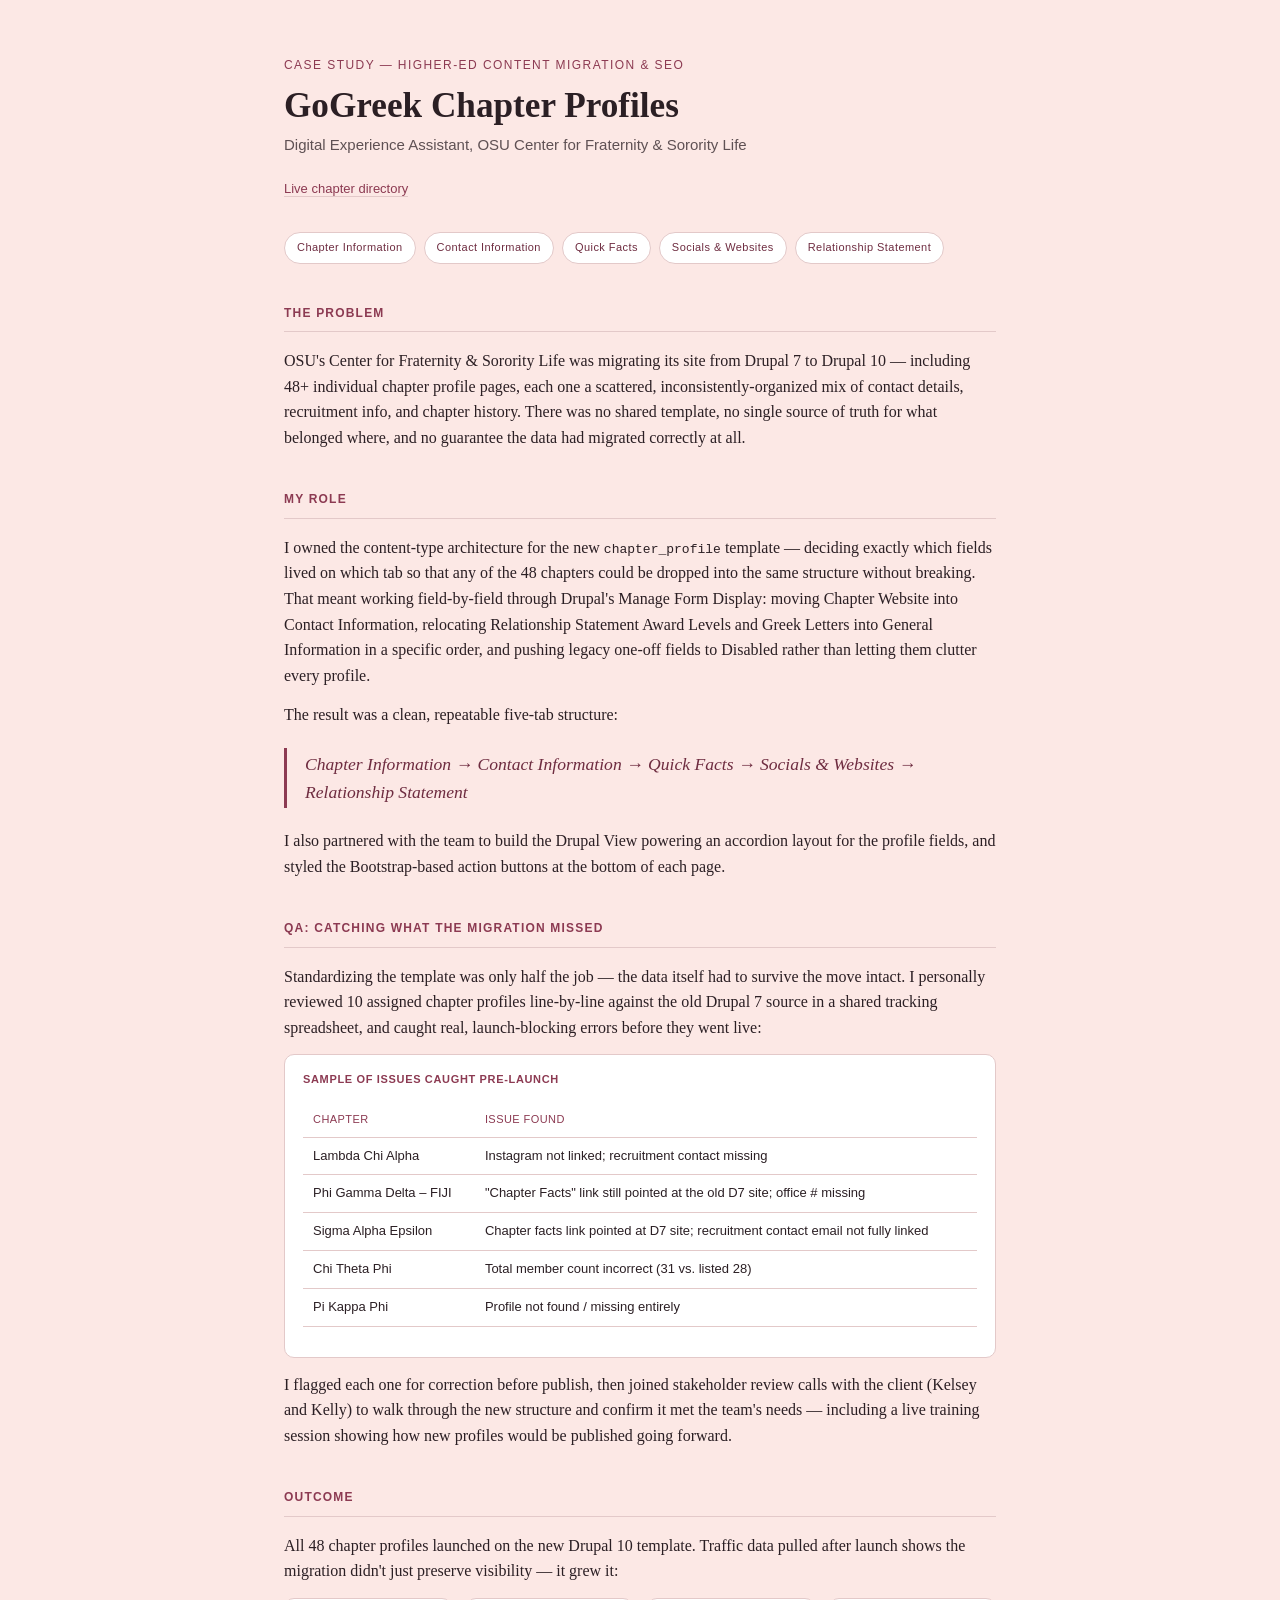
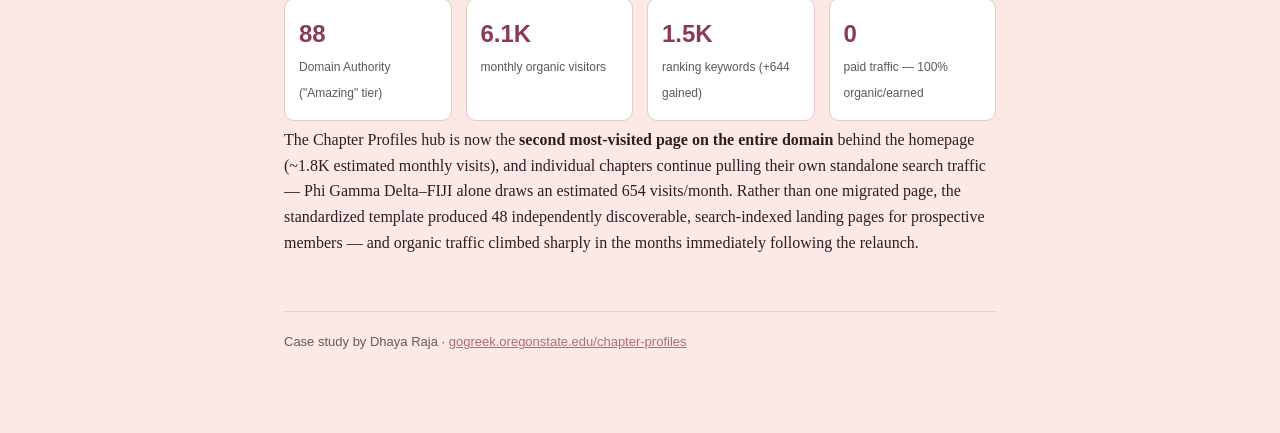
<file: gogreek/index.html>
<!DOCTYPE html>
<html lang="en">
<head>
<meta charset="UTF-8">
<meta name="viewport" content="width=device-width, initial-scale=1, viewport-fit=cover">
<title>GoGreek Chapter Profiles — Case Study | Dhaya Raja</title>
<style>
  :root{
    --blush:#fce8e5; --ink:#2b1f24; --wine:#8c3a52; --wine-dark:#6e2c40;
    --cream:#f2e4bf; --line:#e3c9c9; --card:#ffffff;
    box-sizing:border-box; padding-top:env(safe-area-inset-top,0px); padding-bottom:env(safe-area-inset-bottom,0px);
  }
  html{scroll-padding-top:env(safe-area-inset-top,0px);}
  @media (prefers-color-scheme: dark){
    :root:not([data-theme="light"]){--blush:#221a1c; --ink:#f3e6e2; --card:#2c2224; --line:#4a3438;}
  }
  :root[data-theme="dark"]{--blush:#221a1c; --ink:#f3e6e2; --card:#2c2224; --line:#4a3438;}
  *{box-sizing:border-box;}
  body{margin:0;background:var(--blush);color:var(--ink);font-family:Georgia,'Times New Roman',serif;line-height:1.6;}
  .wrap{max-width:760px;margin:0 auto;padding:56px 24px 80px;}
  .eyebrow{font-family:Arial,sans-serif;letter-spacing:.12em;text-transform:uppercase;font-size:12px;color:var(--wine);margin:0 0 10px;}
  h1{font-size:2.2rem;margin:0 0 6px;line-height:1.2;}
  .role{font-family:Arial,sans-serif;font-size:15px;color:var(--ink);opacity:.75;margin:0 0 22px;}
  .linkrow{font-family:Arial,sans-serif;font-size:13px;margin-bottom:32px;}
  .linkrow a{color:var(--wine);text-decoration:none;border-bottom:1px solid var(--line);margin-right:16px;}
  .tabs{display:flex;flex-wrap:wrap;gap:8px;margin:0 0 40px;}
  .tab{font-family:Arial,sans-serif;font-size:11px;letter-spacing:.04em;background:var(--card);border:1px solid var(--line);color:var(--wine-dark);padding:6px 12px;border-radius:20px;}
  h2{font-family:Arial,sans-serif;font-size:12px;letter-spacing:.1em;text-transform:uppercase;color:var(--wine);border-bottom:1px solid var(--line);padding-bottom:8px;margin:40px 0 16px;}
  p{margin:0 0 14px;}
  .pull{font-style:italic;font-size:1.1rem;color:var(--wine-dark);border-left:3px solid var(--wine);padding:2px 0 2px 18px;margin:20px 0;}
  ul{margin:0 0 14px;padding-left:20px;}
  li{margin-bottom:8px;}
  .stats{display:flex;flex-wrap:wrap;gap:14px;margin:14px 0 6px;}
  .stat{flex:1 1 140px;background:var(--card);border:1px solid var(--line);border-radius:10px;padding:16px 14px;}
  .stat b{display:block;font-family:Arial,sans-serif;font-size:1.5rem;color:var(--wine);}
  .stat span{font-family:Arial,sans-serif;font-size:12px;opacity:.75;}
  table{width:100%;border-collapse:collapse;font-family:Arial,sans-serif;font-size:13px;margin:14px 0;}
  th,td{text-align:left;padding:8px 10px;border-bottom:1px solid var(--line);}
  th{color:var(--wine);font-weight:normal;text-transform:uppercase;font-size:11px;letter-spacing:.04em;}
  .qabox{background:var(--card);border:1px solid var(--line);border-radius:10px;padding:16px 18px;font-family:Arial,sans-serif;font-size:14px;margin:14px 0;}
  .qabox .lbl{font-weight:bold;color:var(--wine);font-size:11px;letter-spacing:.06em;text-transform:uppercase;display:block;margin-bottom:8px;}
  footer{margin-top:56px;padding-top:20px;border-top:1px solid var(--line);font-family:Arial,sans-serif;font-size:13px;opacity:.7;}
  footer a{color:var(--wine);}
</style>
</head>
<body>
<div class="wrap">
  <p class="eyebrow">Case Study — Higher-Ed Content Migration &amp; SEO</p>
  <h1>GoGreek Chapter Profiles</h1>
  <p class="role">Digital Experience Assistant, OSU Center for Fraternity &amp; Sorority Life</p>
  <div class="linkrow">
    <a href="https://gogreek.oregonstate.edu/chapter-profiles" target="_blank">Live chapter directory</a>
  </div>
  <div class="tabs">
    <span class="tab">Chapter Information</span>
    <span class="tab">Contact Information</span>
    <span class="tab">Quick Facts</span>
    <span class="tab">Socials &amp; Websites</span>
    <span class="tab">Relationship Statement</span>
  </div>

  <h2>The Problem</h2>
  <p>OSU's Center for Fraternity &amp; Sorority Life was migrating its site from Drupal 7 to Drupal 10 — including 48+ individual chapter profile pages, each one a scattered, inconsistently-organized mix of contact details, recruitment info, and chapter history. There was no shared template, no single source of truth for what belonged where, and no guarantee the data had migrated correctly at all.</p>

  <h2>My Role</h2>
  <p>I owned the content-type architecture for the new <code>chapter_profile</code> template — deciding exactly which fields lived on which tab so that any of the 48 chapters could be dropped into the same structure without breaking. That meant working field-by-field through Drupal's Manage Form Display: moving Chapter Website into Contact Information, relocating Relationship Statement Award Levels and Greek Letters into General Information in a specific order, and pushing legacy one-off fields to Disabled rather than letting them clutter every profile.</p>
  <p>The result was a clean, repeatable five-tab structure:</p>
  <p class="pull">Chapter Information → Contact Information → Quick Facts → Socials &amp; Websites → Relationship Statement</p>
  <p>I also partnered with the team to build the Drupal View powering an accordion layout for the profile fields, and styled the Bootstrap-based action buttons at the bottom of each page.</p>

  <h2>QA: Catching What the Migration Missed</h2>
  <p>Standardizing the template was only half the job — the data itself had to survive the move intact. I personally reviewed 10 assigned chapter profiles line-by-line against the old Drupal 7 source in a shared tracking spreadsheet, and caught real, launch-blocking errors before they went live:</p>
  <div class="qabox">
    <span class="lbl">Sample of issues caught pre-launch</span>
    <table>
      <tr><th>Chapter</th><th>Issue found</th></tr>
      <tr><td>Lambda Chi Alpha</td><td>Instagram not linked; recruitment contact missing</td></tr>
      <tr><td>Phi Gamma Delta – FIJI</td><td>"Chapter Facts" link still pointed at the old D7 site; office # missing</td></tr>
      <tr><td>Sigma Alpha Epsilon</td><td>Chapter facts link pointed at D7 site; recruitment contact email not fully linked</td></tr>
      <tr><td>Chi Theta Phi</td><td>Total member count incorrect (31 vs. listed 28)</td></tr>
      <tr><td>Pi Kappa Phi</td><td>Profile not found / missing entirely</td></tr>
    </table>
  </div>
  <p>I flagged each one for correction before publish, then joined stakeholder review calls with the client (Kelsey and Kelly) to walk through the new structure and confirm it met the team's needs — including a live training session showing how new profiles would be published going forward.</p>

  <h2>Outcome</h2>
  <p>All 48 chapter profiles launched on the new Drupal 10 template. Traffic data pulled after launch shows the migration didn't just preserve visibility — it grew it:</p>
  <div class="stats">
    <div class="stat"><b>88</b><span>Domain Authority ("Amazing" tier)</span></div>
    <div class="stat"><b>6.1K</b><span>monthly organic visitors</span></div>
    <div class="stat"><b>1.5K</b><span>ranking keywords (+644 gained)</span></div>
    <div class="stat"><b>0</b><span>paid traffic — 100% organic/earned</span></div>
  </div>
  <p>The Chapter Profiles hub is now the <b>second most-visited page on the entire domain</b> behind the homepage (~1.8K estimated monthly visits), and individual chapters continue pulling their own standalone search traffic — Phi Gamma Delta–FIJI alone draws an estimated 654 visits/month. Rather than one migrated page, the standardized template produced 48 independently discoverable, search-indexed landing pages for prospective members — and organic traffic climbed sharply in the months immediately following the relaunch.</p>

  <footer>Case study by Dhaya Raja · <a href="https://gogreek.oregonstate.edu/chapter-profiles">gogreek.oregonstate.edu/chapter-profiles</a></footer>
</div>
</body>
</html>
</file>
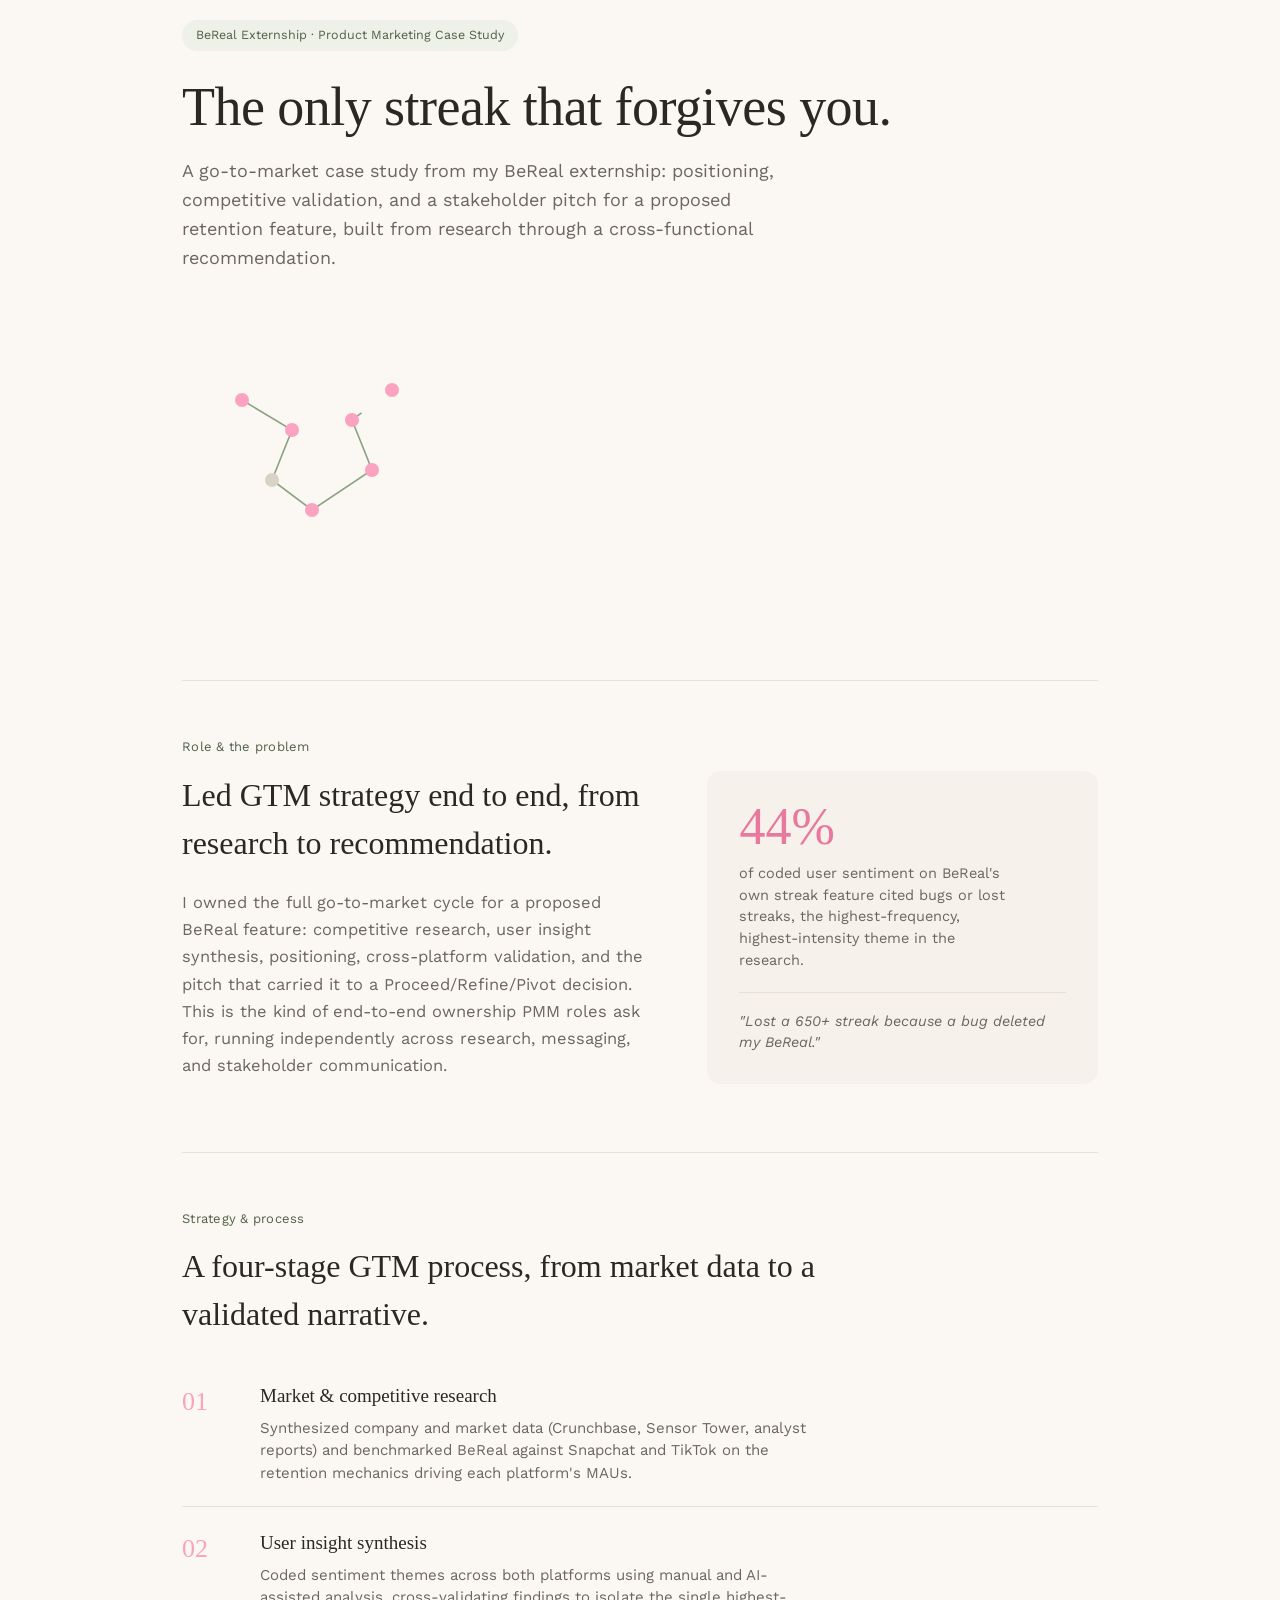
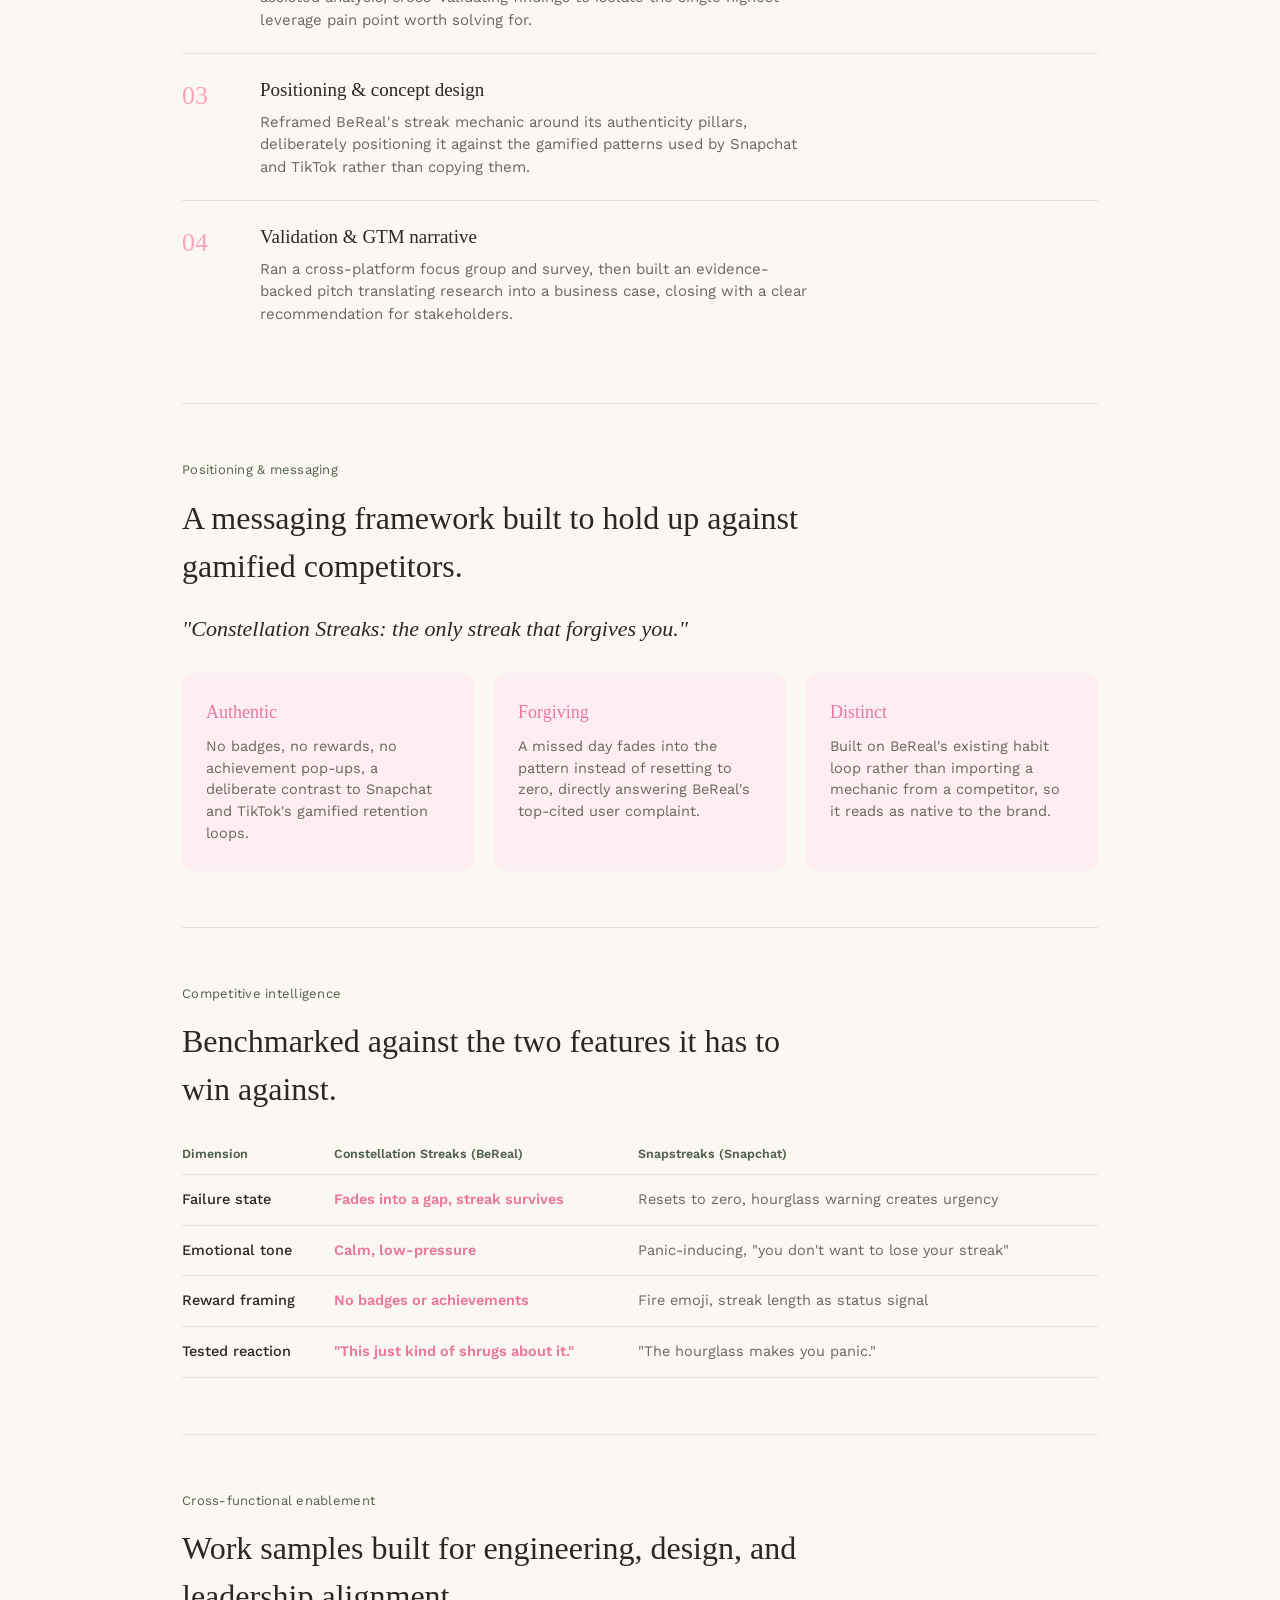
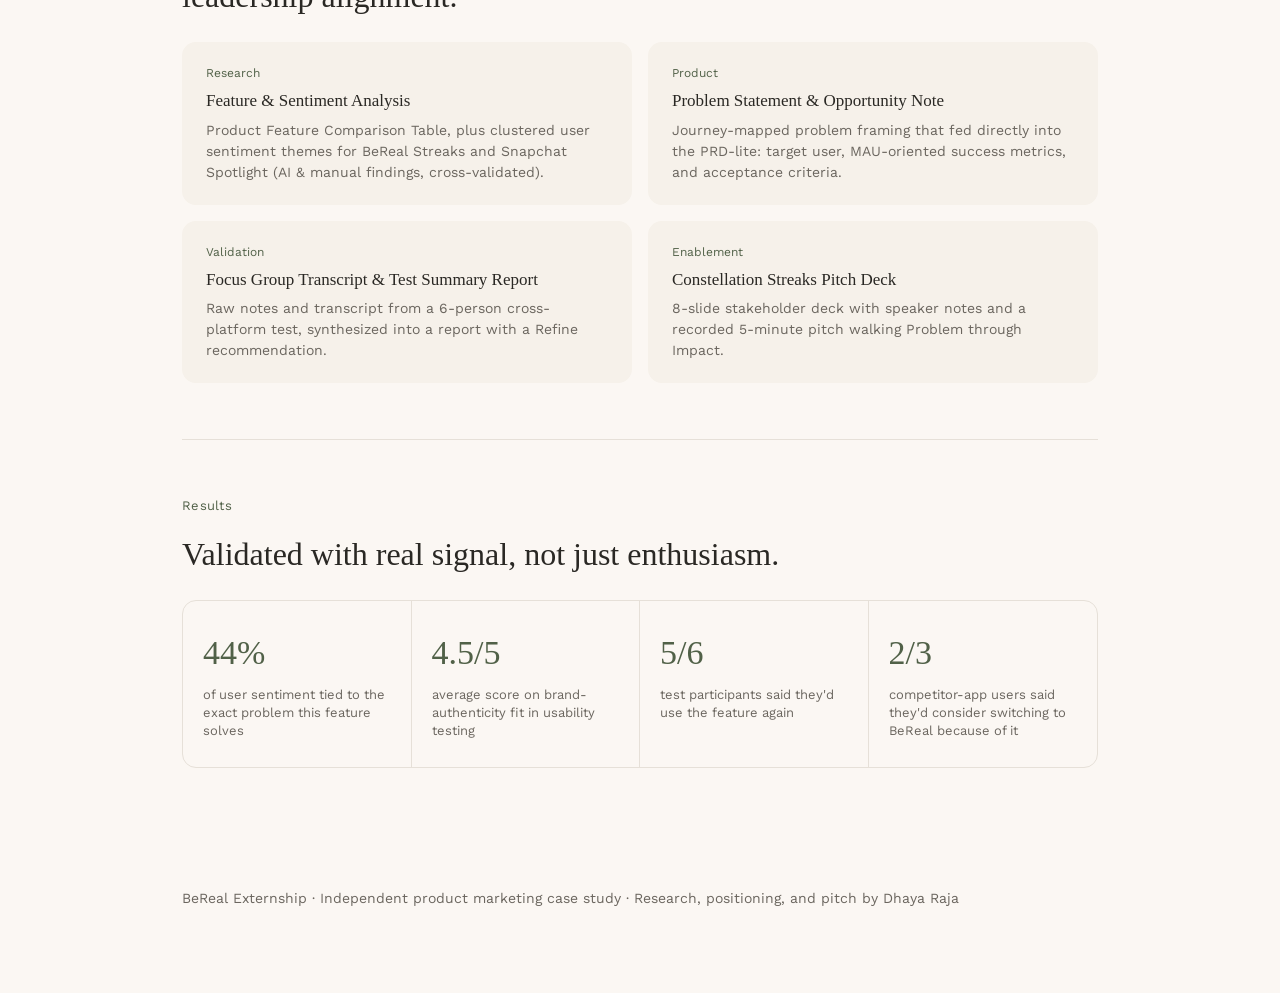
<file: project-bereal.html>
<!DOCTYPE html>
<html lang="en">
<head>
<meta charset="UTF-8">
<meta name="viewport" content="width=device-width, initial-scale=1.0">
<title>Constellation Streaks — Dhaya Raja</title>
<link rel="preconnect" href="https://fonts.googleapis.com">
<link rel="preconnect" href="https://fonts.gstatic.com" crossorigin>
<link href="https://fonts.googleapis.com/css2?family=Work+Sans:wght@400;500;600;700&family=IBM+Plex+Mono:wght@500&display=swap" rel="stylesheet">
<style>
  :root{
    --cream:#FBF7F3;
    --ink:#2A2824;
    --ink-soft:#6B665F;
    --blush:#FAA2BF;
    --blush-deep:#E8789E;
    --blush-tint:#FDEEF2;
    --sage:#8CA383;
    --sage-deep:#516148;
    --sage-tint:#EEF1E8;
    --line:#E6E0D8;
    --card:#F6F1EA;
    --radius:14px;
  }
  *{box-sizing:border-box;}
  html{scroll-behavior:smooth;}
  body{
    margin:0; background:var(--cream); color:var(--ink);
    font-family:'Work Sans', sans-serif; line-height:1.5;
    -webkit-font-smoothing:antialiased;
  }
  h1,h2,h3{ font-family: Georgia, 'Times New Roman', serif; font-weight:400; margin:0; color:var(--ink); }
  .mono{ font-family:'IBM Plex Mono', monospace; }
  .wrap{ max-width:980px; margin:0 auto; padding:0 32px; }
  a{ color:var(--sage-deep); }

  /* ===== NAV / BACK LINK ===== */
  .backlink{
    display:block; padding:26px 32px; font-size:14px; color:var(--ink-soft);
    text-decoration:none; letter-spacing:0.02em;
  }
  .backlink:hover{ color:var(--blush-deep); }

  /* ===== HERO ===== */
  .hero{ padding:20px 0 70px; }
  .hero-top{ display:flex; justify-content:space-between; align-items:flex-start; gap:40px; flex-wrap:wrap; }
  .hero-tags{ display:flex; gap:10px; flex-wrap:wrap; margin-bottom:26px; }
  .tag{
    font-size:12.5px; color:var(--sage-deep); background:var(--sage-tint);
    border-radius:20px; padding:6px 14px;
  }
  h1.headline{
    font-size:clamp(34px, 5vw, 54px); line-height:1.12; max-width:760px; letter-spacing:-0.01em;
  }
  .hero-sub{ margin-top:20px; max-width:600px; font-size:18px; color:var(--ink-soft); line-height:1.6; }

  .constellation-box{
    width:280px; height:280px; flex-shrink:0; position:relative;
  }
  .constellation-box svg{ width:100%; height:100%; }
  .dot{ fill:var(--blush); }
  .dot.faded{ fill:#D9D2C7; }
  .link-line{
    stroke:var(--sage); stroke-width:1.6; stroke-dasharray:6 5; fill:none;
    stroke-dasharray: 300; stroke-dashoffset: 300;
    animation: draw 2.4s ease forwards 0.3s;
  }
  @keyframes draw{ to{ stroke-dashoffset:0; } }

  /* ===== SECTIONS ===== */
  section{ padding:56px 0; border-top:1px solid var(--line); }
  .eyebrow{ font-size:13px; color:var(--sage-deep); letter-spacing:0.02em; margin-bottom:14px; }
  h2.section-title{ font-size:clamp(24px,3vw,32px); max-width:640px; margin-bottom:22px; }
  .lede{ font-size:16.5px; color:var(--ink-soft); max-width:640px; line-height:1.65; }

  .two-col{ display:grid; grid-template-columns:1.1fr 0.9fr; gap:48px; align-items:start; }
  @media(max-width:760px){ .two-col{ grid-template-columns:1fr; } }

  /* stat callout */
  .stat-card{
    background:var(--card); border-radius:var(--radius); padding:30px 32px;
  }
  .stat-num{ font-family:Georgia, serif; font-size:52px; color:var(--blush-deep); line-height:1; }
  .stat-label{ margin-top:10px; font-size:14.5px; color:var(--ink-soft); max-width:280px; }
  .stat-quote{
    margin-top:20px; padding-top:18px; border-top:1px solid var(--line);
    font-style:italic; font-size:14.5px; color:var(--ink-soft);
  }

  /* process steps */
  .steps{ display:flex; flex-direction:column; gap:0; }
  .step{ display:grid; grid-template-columns:56px 1fr; gap:22px; padding:22px 0; border-top:1px solid var(--line); }
  .step:first-child{ border-top:none; }
  .step-num{ font-family:Georgia, serif; font-size:26px; color:var(--blush); }
  .step h3{ font-size:19px; margin-bottom:6px; }
  .step p{ margin:0; font-size:15px; color:var(--ink-soft); max-width:560px; }

  /* messaging pillars */
  .pillars{ display:grid; grid-template-columns:repeat(3,1fr); gap:20px; }
  @media(max-width:700px){ .pillars{ grid-template-columns:1fr; } }
  .pillar{ background:var(--blush-tint); border-radius:var(--radius); padding:26px 24px; }
  .pillar h3{ font-size:18px; color:var(--blush-deep); margin-bottom:10px; }
  .pillar p{ margin:0; font-size:14.5px; color:var(--ink-soft); }
  .value-prop{
    font-family:Georgia, serif; font-style:italic; font-size:22px; color:var(--ink);
    margin-bottom:28px; max-width:600px;
  }

  /* competitive table */
  table.compete{ width:100%; border-collapse:collapse; font-size:14.5px; }
  table.compete th{
    text-align:left; padding:10px 14px 10px 0; font-size:12.5px; color:var(--sage-deep);
    border-bottom:1px solid var(--line); font-weight:600;
  }
  table.compete td{ padding:14px 14px 14px 0; border-bottom:1px solid var(--line); color:var(--ink-soft); vertical-align:top; }
  table.compete td:first-child{ color:var(--ink); font-weight:500; }
  table.compete td.hl{ color:var(--blush-deep); font-weight:600; }

  /* deliverables grid */
  .deliverables{ display:grid; grid-template-columns:repeat(2,1fr); gap:16px; }
  @media(max-width:700px){ .deliverables{ grid-template-columns:1fr; } }
  .deliverable{
    background:var(--card); border-radius:var(--radius); padding:22px 24px;
    display:flex; flex-direction:column; gap:6px;
  }
  .deliverable .d-tag{ font-size:12px; color:var(--sage-deep); }
  .deliverable h3{ font-size:17px; }
  .deliverable p{ margin:0; font-size:14px; color:var(--ink-soft); }

  /* results strip */
  .results-grid{ display:grid; grid-template-columns:repeat(4,1fr); gap:0; border:1px solid var(--line); border-radius:var(--radius); overflow:hidden; }
  @media(max-width:700px){ .results-grid{ grid-template-columns:repeat(2,1fr); } }
  .result{ padding:26px 20px; border-right:1px solid var(--line); }
  .result:last-child{ border-right:none; }
  .result .num{ font-family:Georgia, serif; font-size:34px; color:var(--sage-deep); }
  .result .lbl{ margin-top:8px; font-size:13px; color:var(--ink-soft); line-height:1.4; }

  footer{ padding:50px 0 70px; text-align:left; }
  footer p{ font-size:14px; color:var(--ink-soft); }
</style>
</head>
<body>

<div class="wrap">

  <header class="hero">
    <div class="hero-top">
      <div>
        <div class="hero-tags">
          <span class="tag">BeReal Externship &middot; Product Marketing Case Study</span>
        </div>
        <h1 class="headline">The only streak that forgives you.</h1>
        <p class="hero-sub">A go-to-market case study from my BeReal externship: positioning, competitive validation, and a stakeholder pitch for a proposed retention feature, built from research through a cross-functional recommendation.</p>
      </div>
      <div class="constellation-box">
        <svg viewBox="0 0 280 280">
          <path class="link-line" d="M 60 70 L 110 100 L 90 150 L 130 180 L 190 140 L 170 90 L 210 60" />
          <circle class="dot" cx="60" cy="70" r="7"/>
          <circle class="dot" cx="110" cy="100" r="7"/>
          <circle class="dot faded" cx="90" cy="150" r="7"/>
          <circle class="dot" cx="130" cy="180" r="7"/>
          <circle class="dot" cx="190" cy="140" r="7"/>
          <circle class="dot" cx="170" cy="90" r="7"/>
          <circle class="dot" cx="210" cy="60" r="7"/>
        </svg>
      </div>
    </div>
  </header>

  <!-- ROLE & PROBLEM -->
  <section>
    <div class="eyebrow">Role &amp; the problem</div>
    <div class="two-col">
      <div>
        <h2 class="section-title">Led GTM strategy end to end, from research to recommendation.</h2>
        <p class="lede">I owned the full go-to-market cycle for a proposed BeReal feature: competitive research, user insight synthesis, positioning, cross-platform validation, and the pitch that carried it to a Proceed/Refine/Pivot decision. This is the kind of end-to-end ownership PMM roles ask for, running independently across research, messaging, and stakeholder communication.</p>
      </div>
      <div class="stat-card">
        <div class="stat-num">44%</div>
        <div class="stat-label">of coded user sentiment on BeReal's own streak feature cited bugs or lost streaks, the highest-frequency, highest-intensity theme in the research.</div>
        <div class="stat-quote">"Lost a 650+ streak because a bug deleted my BeReal."</div>
      </div>
    </div>
  </section>

  <!-- STRATEGY -->
  <section>
    <div class="eyebrow">Strategy &amp; process</div>
    <h2 class="section-title">A four-stage GTM process, from market data to a validated narrative.</h2>
    <div class="steps">
      <div class="step">
        <div class="step-num">01</div>
        <div>
          <h3>Market &amp; competitive research</h3>
          <p>Synthesized company and market data (Crunchbase, Sensor Tower, analyst reports) and benchmarked BeReal against Snapchat and TikTok on the retention mechanics driving each platform's MAUs.</p>
        </div>
      </div>
      <div class="step">
        <div class="step-num">02</div>
        <div>
          <h3>User insight synthesis</h3>
          <p>Coded sentiment themes across both platforms using manual and AI-assisted analysis, cross-validating findings to isolate the single highest-leverage pain point worth solving for.</p>
        </div>
      </div>
      <div class="step">
        <div class="step-num">03</div>
        <div>
          <h3>Positioning &amp; concept design</h3>
          <p>Reframed BeReal's streak mechanic around its authenticity pillars, deliberately positioning it against the gamified patterns used by Snapchat and TikTok rather than copying them.</p>
        </div>
      </div>
      <div class="step">
        <div class="step-num">04</div>
        <div>
          <h3>Validation &amp; GTM narrative</h3>
          <p>Ran a cross-platform focus group and survey, then built an evidence-backed pitch translating research into a business case, closing with a clear recommendation for stakeholders.</p>
        </div>
      </div>
    </div>
  </section>

  <!-- POSITIONING & MESSAGING -->
  <section>
    <div class="eyebrow">Positioning &amp; messaging</div>
    <h2 class="section-title">A messaging framework built to hold up against gamified competitors.</h2>
    <p class="value-prop">"Constellation Streaks: the only streak that forgives you."</p>
    <div class="pillars">
      <div class="pillar">
        <h3>Authentic</h3>
        <p>No badges, no rewards, no achievement pop-ups, a deliberate contrast to Snapchat and TikTok's gamified retention loops.</p>
      </div>
      <div class="pillar">
        <h3>Forgiving</h3>
        <p>A missed day fades into the pattern instead of resetting to zero, directly answering BeReal's top-cited user complaint.</p>
      </div>
      <div class="pillar">
        <h3>Distinct</h3>
        <p>Built on BeReal's existing habit loop rather than importing a mechanic from a competitor, so it reads as native to the brand.</p>
      </div>
    </div>
  </section>

  <!-- COMPETITIVE INTELLIGENCE -->
  <section>
    <div class="eyebrow">Competitive intelligence</div>
    <h2 class="section-title">Benchmarked against the two features it has to win against.</h2>
    <table class="compete">
      <tr><th>Dimension</th><th>Constellation Streaks (BeReal)</th><th>Snapstreaks (Snapchat)</th></tr>
      <tr><td>Failure state</td><td class="hl">Fades into a gap, streak survives</td><td>Resets to zero, hourglass warning creates urgency</td></tr>
      <tr><td>Emotional tone</td><td class="hl">Calm, low-pressure</td><td>Panic-inducing, "you don't want to lose your streak"</td></tr>
      <tr><td>Reward framing</td><td class="hl">No badges or achievements</td><td>Fire emoji, streak length as status signal</td></tr>
      <tr><td>Tested reaction</td><td class="hl">"This just kind of shrugs about it."</td><td>"The hourglass makes you panic."</td></tr>
    </table>
  </section>

  <!-- ENABLEMENT / DELIVERABLES -->
  <section>
    <div class="eyebrow">Cross-functional enablement</div>
    <h2 class="section-title">Work samples built for engineering, design, and leadership alignment.</h2>
    <div class="deliverables">
      <div class="deliverable">
        <span class="d-tag">Research</span>
        <h3>Feature &amp; Sentiment Analysis</h3>
        <p>Product Feature Comparison Table, plus clustered user sentiment themes for BeReal Streaks and Snapchat Spotlight (AI &amp; manual findings, cross-validated).</p>
      </div>
      <div class="deliverable">
        <span class="d-tag">Product</span>
        <h3>Problem Statement &amp; Opportunity Note</h3>
        <p>Journey-mapped problem framing that fed directly into the PRD-lite: target user, MAU-oriented success metrics, and acceptance criteria.</p>
      </div>
      <div class="deliverable">
        <span class="d-tag">Validation</span>
        <h3>Focus Group Transcript &amp; Test Summary Report</h3>
        <p>Raw notes and transcript from a 6-person cross-platform test, synthesized into a report with a Refine recommendation.</p>
      </div>
      <div class="deliverable">
        <span class="d-tag">Enablement</span>
        <h3>Constellation Streaks Pitch Deck</h3>
        <p>8-slide stakeholder deck with speaker notes and a recorded 5-minute pitch walking Problem through Impact.</p>
      </div>
    </div>
  </section>

  <!-- RESULTS -->
  <section>
    <div class="eyebrow">Results</div>
    <h2 class="section-title">Validated with real signal, not just enthusiasm.</h2>
    <div class="results-grid">
      <div class="result"><div class="num">44%</div><div class="lbl">of user sentiment tied to the exact problem this feature solves</div></div>
      <div class="result"><div class="num">4.5/5</div><div class="lbl">average score on brand-authenticity fit in usability testing</div></div>
      <div class="result"><div class="num">5/6</div><div class="lbl">test participants said they'd use the feature again</div></div>
      <div class="result"><div class="num">2/3</div><div class="lbl">competitor-app users said they'd consider switching to BeReal because of it</div></div>
    </div>
  </section>

  <footer>
    <p>BeReal Externship &middot; Independent product marketing case study &middot; Research, positioning, and pitch by Dhaya Raja</p>
  </footer>

</div>

</body>
</html>
</file>
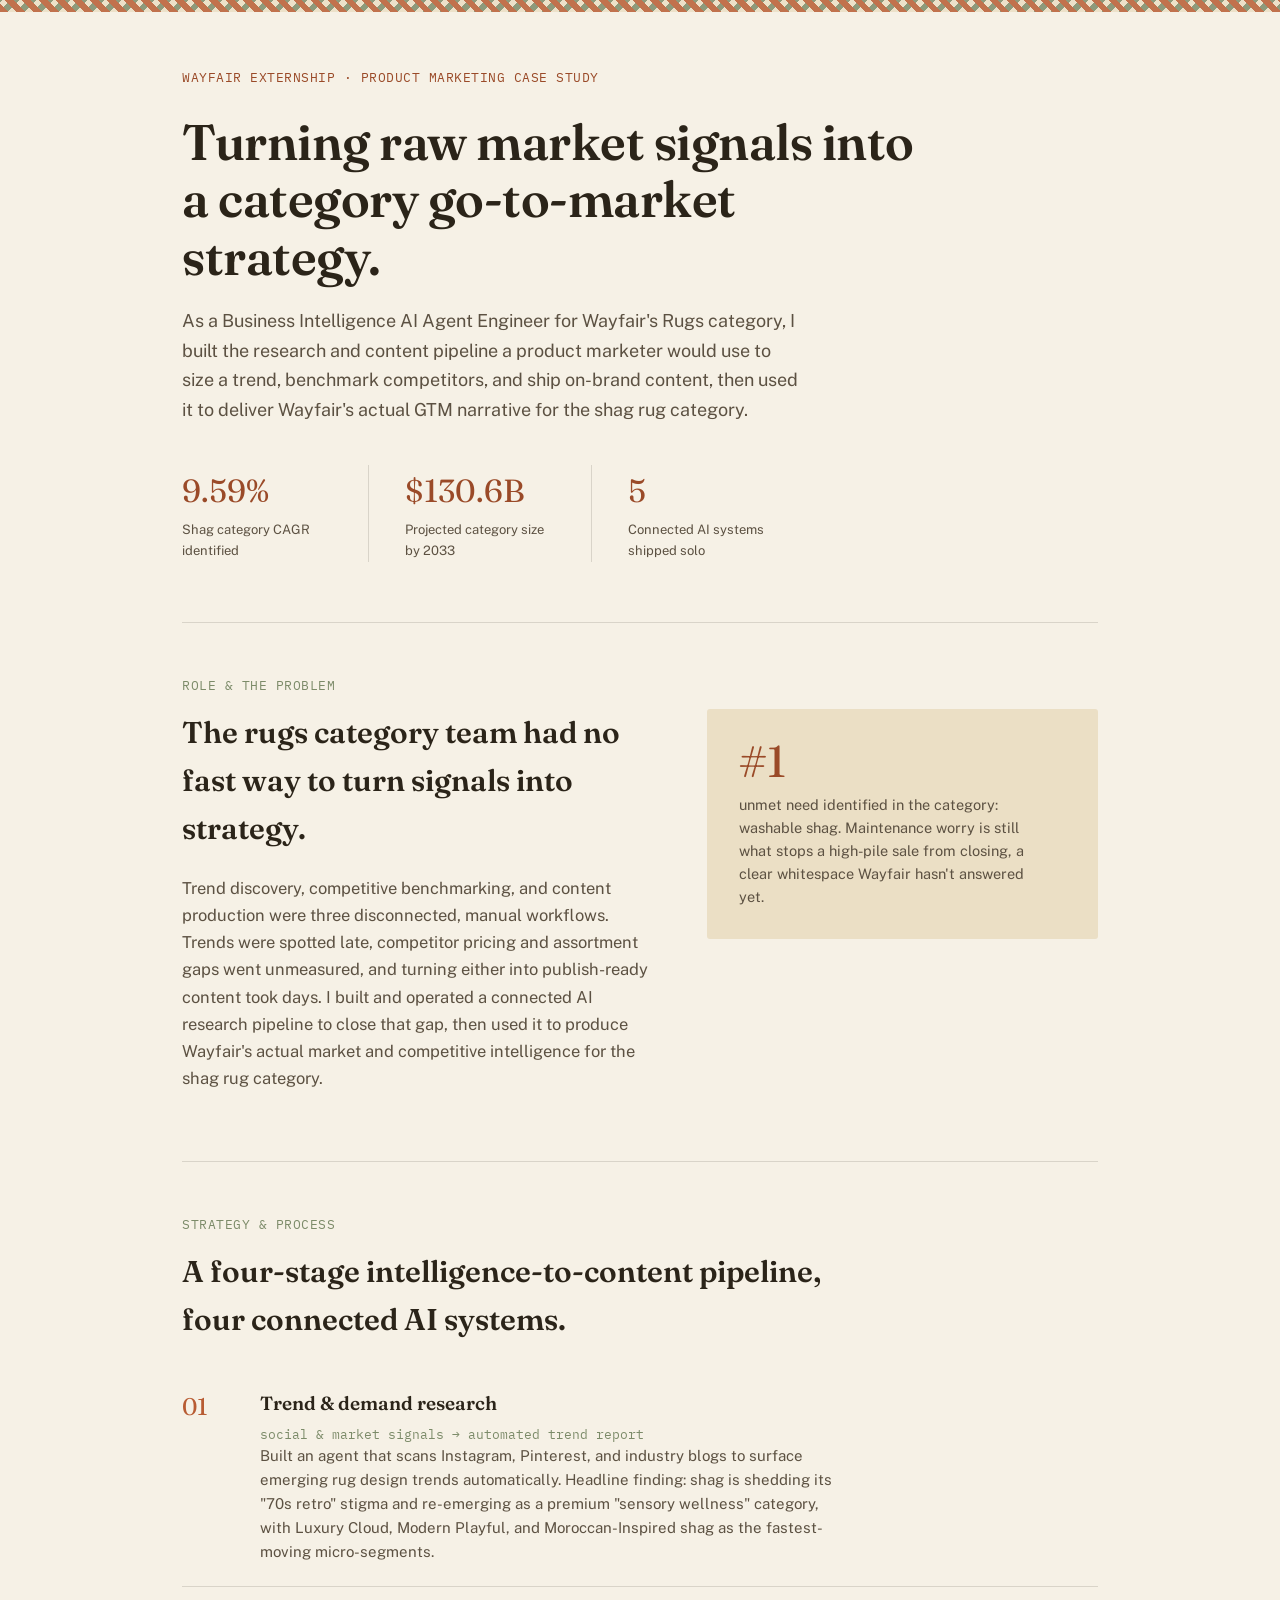
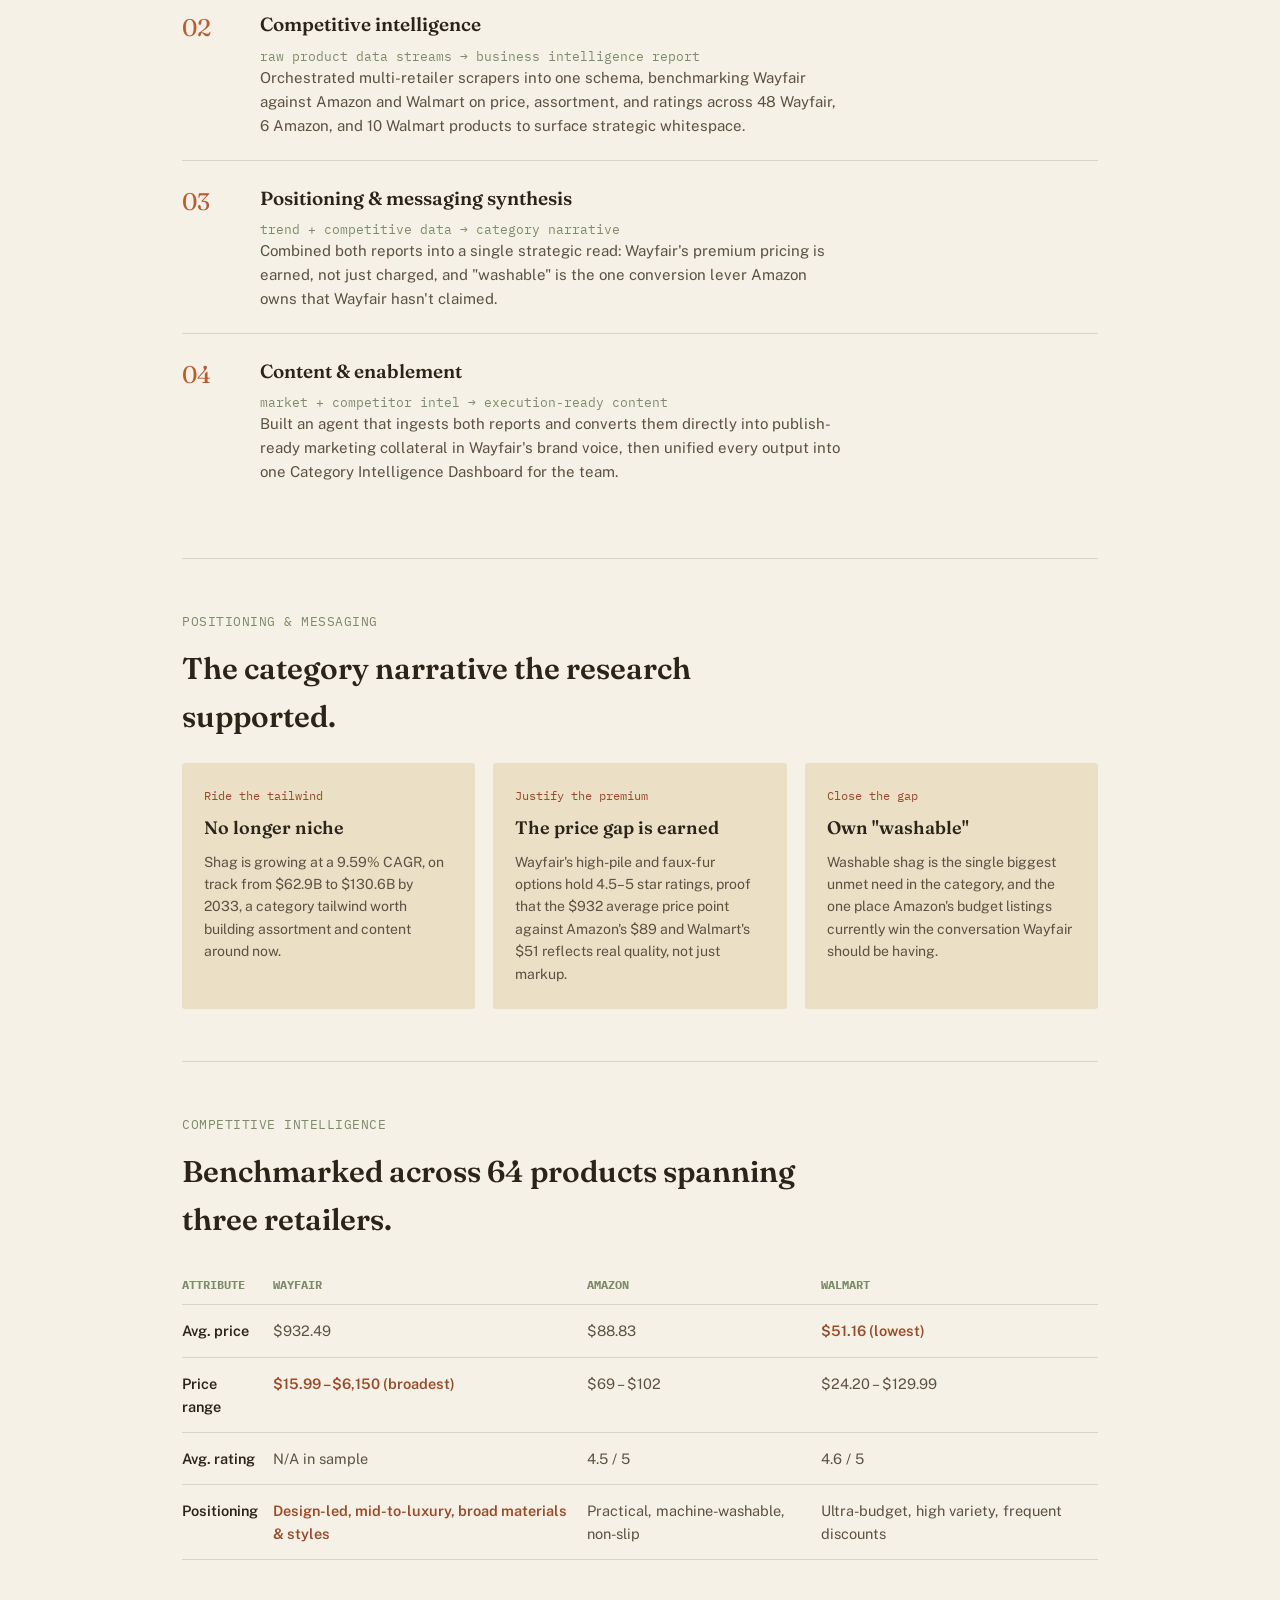
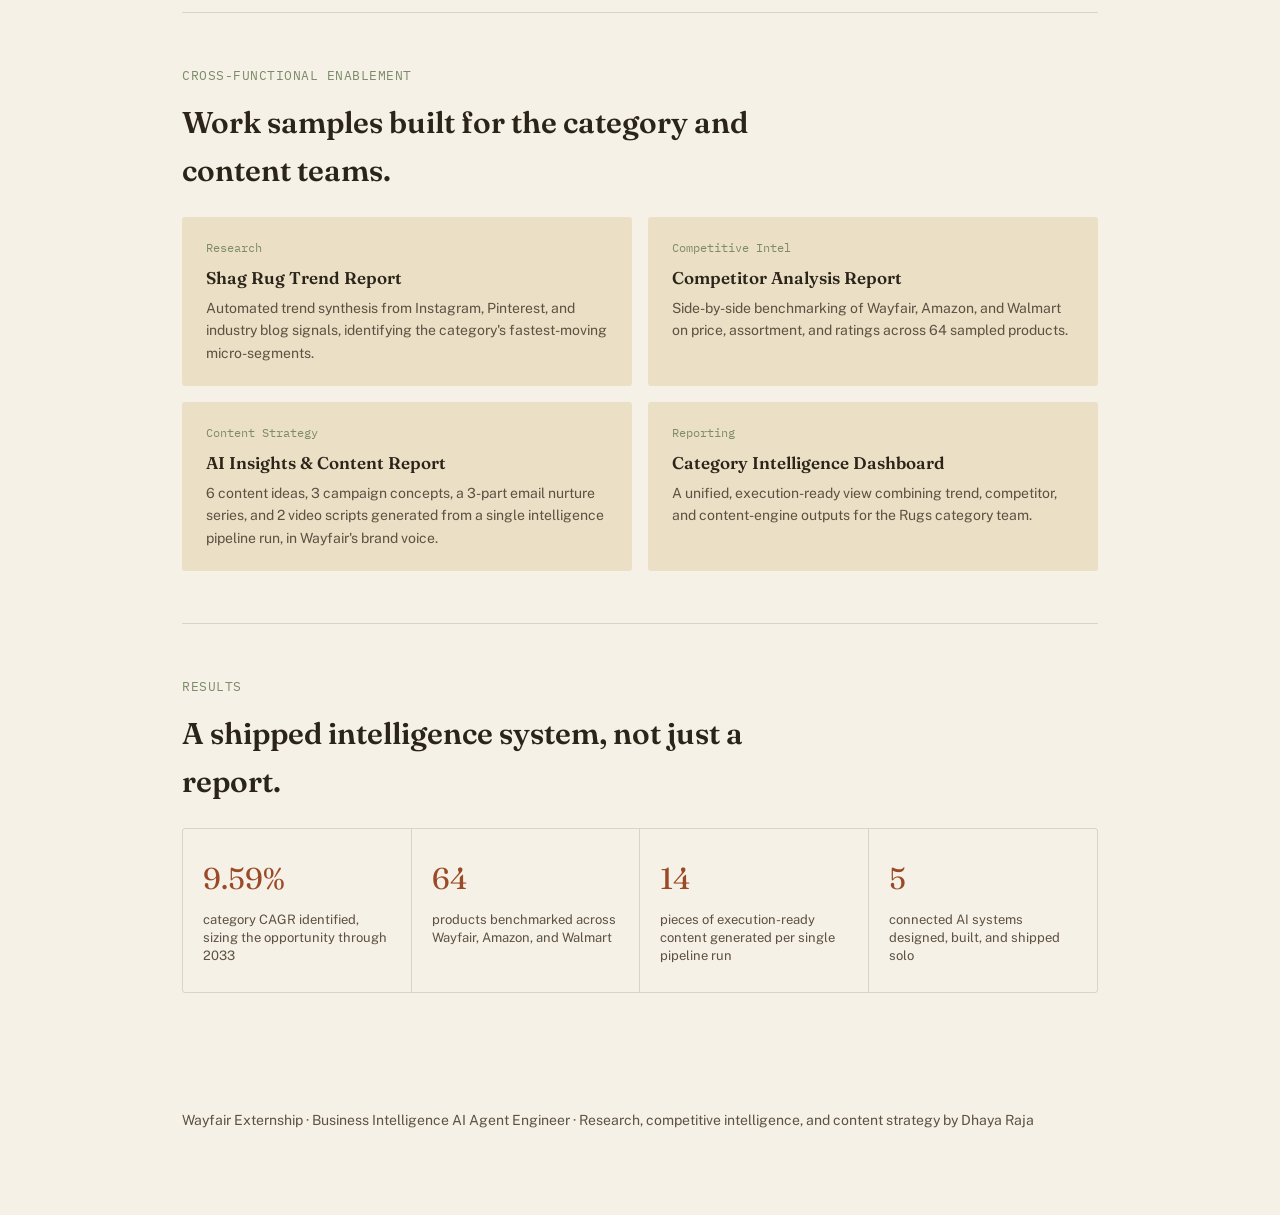
<file: project-wayfair.html>
<!DOCTYPE html>
<html lang="en">
<head>
<meta charset="UTF-8">
<meta name="viewport" content="width=device-width, initial-scale=1.0">
<title>Wayfair Rugs Market Intelligence — PMM Case Study — Dhaya Raja</title>
<link rel="preconnect" href="https://fonts.googleapis.com">
<link rel="preconnect" href="https://fonts.gstatic.com" crossorigin>
<link href="https://fonts.googleapis.com/css2?family=Fraunces:ital,opsz,wght@0,9..144,400;0,9..144,600;0,9..144,700;0,9..144,900;1,9..144,500&family=Public+Sans:wght@400;500;600;700&family=IBM+Plex+Mono:wght@400;500;600&display=swap" rel="stylesheet">
<style>
  :root{
    --cloud:#F6F1E6;
    --sand:#EBDFC5;
    --sand-deep:#DCC99C;
    --ink:#2B2419;
    --ink-soft:#5C5142;
    --terracotta:#B85C33;
    --terracotta-deep:#9A4A28;
    --sage:#7C8B69;
    --plum:#452C49;
    --line:rgba(43,36,25,0.14);
    --radius:3px;
  }
  *{box-sizing:border-box;}
  html{scroll-behavior:smooth;}
  body{
    margin:0; background:var(--cloud); color:var(--ink);
    font-family:'Public Sans', sans-serif; font-size:16px; line-height:1.6;
    -webkit-font-smoothing:antialiased;
  }
  h1,h2,h3{ font-family:'Fraunces', serif; font-weight:600; margin:0; color:var(--ink); }
  .mono{ font-family:'IBM Plex Mono', monospace; }
  .wrap{ max-width:980px; margin:0 auto; padding:0 32px; }
  a{ color:var(--terracotta-deep); }
  ::selection{ background:var(--terracotta); color:var(--cloud); }

  .braid{
    height:12px; width:100%;
    background:
      repeating-linear-gradient(45deg, var(--terracotta) 0 6px, transparent 6px 12px),
      repeating-linear-gradient(-45deg, var(--sage) 0 6px, transparent 6px 12px),
      var(--sand);
    opacity:0.85;
  }

  /* ===== HERO ===== */
  .hero{ padding:52px 0 60px; }
  .hero-tags{ margin-bottom:24px; }
  .tag{
    font-family:'IBM Plex Mono', monospace; font-size:12.5px; color:var(--terracotta-deep);
    text-transform:uppercase; letter-spacing:0.04em;
  }
  h1.headline{
    font-size:clamp(32px,4.6vw,50px); line-height:1.15; max-width:760px; letter-spacing:-0.01em;
  }
  .hero-sub{ margin-top:20px; max-width:620px; font-size:18px; color:var(--ink-soft); line-height:1.65; }

  .hero-stats{ display:flex; gap:0; margin-top:40px; flex-wrap:wrap; }
  .hero-stat{ padding-right:36px; margin-right:36px; border-right:1px solid var(--line); }
  .hero-stat:last-child{ border-right:none; }
  .hero-stat .num{ font-family:'Fraunces', serif; font-size:32px; color:var(--terracotta-deep); }
  .hero-stat .lbl{ font-size:13px; color:var(--ink-soft); margin-top:4px; max-width:150px; }

  /* ===== SECTIONS ===== */
  section{ padding:52px 0; border-top:1px solid var(--line); }
  .eyebrow{ font-family:'IBM Plex Mono', monospace; font-size:12.5px; color:var(--sage); text-transform:uppercase; letter-spacing:0.04em; margin-bottom:14px; }
  h2.section-title{ font-size:clamp(23px,2.8vw,30px); max-width:640px; margin-bottom:22px; }
  .lede{ font-size:16.5px; color:var(--ink-soft); max-width:640px; line-height:1.65; }

  .two-col{ display:grid; grid-template-columns:1.1fr 0.9fr; gap:48px; align-items:start; }
  @media(max-width:760px){ .two-col{ grid-template-columns:1fr; } }

  .stat-card{ background:var(--sand); border-radius:var(--radius); padding:30px 32px; }
  .stat-num{ font-family:'Fraunces', serif; font-size:44px; color:var(--terracotta-deep); line-height:1; }
  .stat-label{ margin-top:10px; font-size:14.5px; color:var(--ink-soft); max-width:300px; }

  /* process steps */
  .steps{ display:flex; flex-direction:column; }
  .step{ display:grid; grid-template-columns:56px 1fr; gap:22px; padding:22px 0; border-top:1px solid var(--line); }
  .step:first-child{ border-top:none; }
  .step-num{ font-family:'Fraunces', serif; font-size:24px; color:var(--terracotta); }
  .step h3{ font-size:19px; margin-bottom:6px; }
  .step p{ margin:0; font-size:15px; color:var(--ink-soft); max-width:580px; }
  .step .arrow{ font-family:'IBM Plex Mono', monospace; font-size:12.5px; color:var(--sage); margin-top:6px; }

  /* messaging pillars */
  .pillars{ display:grid; grid-template-columns:repeat(3,1fr); gap:18px; }
  @media(max-width:700px){ .pillars{ grid-template-columns:1fr; } }
  .pillar{ background:var(--sand); border-radius:var(--radius); padding:24px 22px; }
  .pillar .pillar-tag{ font-family:'IBM Plex Mono', monospace; font-size:11.5px; color:var(--terracotta-deep); margin-bottom:8px; display:block; }
  .pillar h3{ font-size:18px; margin-bottom:8px; }
  .pillar p{ margin:0; font-size:14px; color:var(--ink-soft); }

  /* competitive table */
  table.compete{ width:100%; border-collapse:collapse; font-size:14.5px; }
  table.compete th{
    text-align:left; padding:10px 14px 10px 0; font-family:'IBM Plex Mono', monospace; font-size:11.5px;
    color:var(--sage); text-transform:uppercase; border-bottom:1px solid var(--line);
  }
  table.compete td{ padding:14px 14px 14px 0; border-bottom:1px solid var(--line); color:var(--ink-soft); vertical-align:top; }
  table.compete td:first-child{ color:var(--ink); font-weight:600; }
  table.compete td.hl{ color:var(--terracotta-deep); font-weight:600; }

  /* deliverables grid */
  .deliverables{ display:grid; grid-template-columns:repeat(2,1fr); gap:16px; }
  @media(max-width:700px){ .deliverables{ grid-template-columns:1fr; } }
  .deliverable{ background:var(--sand); border-radius:var(--radius); padding:22px 24px; display:flex; flex-direction:column; gap:6px; }
  .deliverable .d-tag{ font-family:'IBM Plex Mono', monospace; font-size:11.5px; color:var(--sage); }
  .deliverable h3{ font-size:17px; }
  .deliverable p{ margin:0; font-size:14px; color:var(--ink-soft); }

  /* results strip */
  .results-grid{ display:grid; grid-template-columns:repeat(4,1fr); border:1px solid var(--line); border-radius:var(--radius); overflow:hidden; }
  @media(max-width:700px){ .results-grid{ grid-template-columns:repeat(2,1fr); } }
  .result{ padding:26px 20px; border-right:1px solid var(--line); }
  .result:last-child{ border-right:none; }
  .result .num{ font-family:'Fraunces', serif; font-size:30px; color:var(--terracotta-deep); }
  .result .lbl{ margin-top:8px; font-size:13px; color:var(--ink-soft); line-height:1.4; }

  footer{ padding:50px 0 70px; }
  footer p{ font-size:14px; color:var(--ink-soft); }
</style>
</head>
<body>

<div class="braid"></div>

<div class="wrap">

  <header class="hero">
    <div class="hero-tags">
      <span class="tag">Wayfair Externship &middot; Product Marketing Case Study</span>
    </div>
    <h1 class="headline">Turning raw market signals into a category go-to-market strategy.</h1>
    <p class="hero-sub">As a Business Intelligence AI Agent Engineer for Wayfair's Rugs category, I built the research and content pipeline a product marketer would use to size a trend, benchmark competitors, and ship on-brand content, then used it to deliver Wayfair's actual GTM narrative for the shag rug category.</p>

    <div class="hero-stats">
      <div class="hero-stat"><div class="num">9.59%</div><div class="lbl">Shag category CAGR identified</div></div>
      <div class="hero-stat"><div class="num">$130.6B</div><div class="lbl">Projected category size by 2033</div></div>
      <div class="hero-stat"><div class="num">5</div><div class="lbl">Connected AI systems shipped solo</div></div>
    </div>
  </header>

  <!-- ROLE & PROBLEM -->
  <section>
    <div class="eyebrow">Role &amp; the problem</div>
    <div class="two-col">
      <div>
        <h2 class="section-title">The rugs category team had no fast way to turn signals into strategy.</h2>
        <p class="lede">Trend discovery, competitive benchmarking, and content production were three disconnected, manual workflows. Trends were spotted late, competitor pricing and assortment gaps went unmeasured, and turning either into publish-ready content took days. I built and operated a connected AI research pipeline to close that gap, then used it to produce Wayfair's actual market and competitive intelligence for the shag rug category.</p>
      </div>
      <div class="stat-card">
        <div class="stat-num">#1</div>
        <div class="stat-label">unmet need identified in the category: washable shag. Maintenance worry is still what stops a high-pile sale from closing, a clear whitespace Wayfair hasn't answered yet.</div>
      </div>
    </div>
  </section>

  <!-- STRATEGY -->
  <section>
    <div class="eyebrow">Strategy &amp; process</div>
    <h2 class="section-title">A four-stage intelligence-to-content pipeline, four connected AI systems.</h2>
    <div class="steps">
      <div class="step">
        <div class="step-num">01</div>
        <div>
          <h3>Trend &amp; demand research</h3>
          <div class="arrow">social &amp; market signals &rarr; automated trend report</div>
          <p>Built an agent that scans Instagram, Pinterest, and industry blogs to surface emerging rug design trends automatically. Headline finding: shag is shedding its "70s retro" stigma and re-emerging as a premium "sensory wellness" category, with Luxury Cloud, Modern Playful, and Moroccan-Inspired shag as the fastest-moving micro-segments.</p>
        </div>
      </div>
      <div class="step">
        <div class="step-num">02</div>
        <div>
          <h3>Competitive intelligence</h3>
          <div class="arrow">raw product data streams &rarr; business intelligence report</div>
          <p>Orchestrated multi-retailer scrapers into one schema, benchmarking Wayfair against Amazon and Walmart on price, assortment, and ratings across 48 Wayfair, 6 Amazon, and 10 Walmart products to surface strategic whitespace.</p>
        </div>
      </div>
      <div class="step">
        <div class="step-num">03</div>
        <div>
          <h3>Positioning &amp; messaging synthesis</h3>
          <div class="arrow">trend + competitive data &rarr; category narrative</div>
          <p>Combined both reports into a single strategic read: Wayfair's premium pricing is earned, not just charged, and "washable" is the one conversion lever Amazon owns that Wayfair hasn't claimed.</p>
        </div>
      </div>
      <div class="step">
        <div class="step-num">04</div>
        <div>
          <h3>Content &amp; enablement</h3>
          <div class="arrow">market + competitor intel &rarr; execution-ready content</div>
          <p>Built an agent that ingests both reports and converts them directly into publish-ready marketing collateral in Wayfair's brand voice, then unified every output into one Category Intelligence Dashboard for the team.</p>
        </div>
      </div>
    </div>
  </section>

  <!-- POSITIONING & MESSAGING -->
  <section>
    <div class="eyebrow">Positioning &amp; messaging</div>
    <h2 class="section-title">The category narrative the research supported.</h2>
    <div class="pillars">
      <div class="pillar">
        <span class="pillar-tag">Ride the tailwind</span>
        <h3>No longer niche</h3>
        <p>Shag is growing at a 9.59% CAGR, on track from $62.9B to $130.6B by 2033, a category tailwind worth building assortment and content around now.</p>
      </div>
      <div class="pillar">
        <span class="pillar-tag">Justify the premium</span>
        <h3>The price gap is earned</h3>
        <p>Wayfair's high-pile and faux-fur options hold 4.5&ndash;5 star ratings, proof that the $932 average price point against Amazon's $89 and Walmart's $51 reflects real quality, not just markup.</p>
      </div>
      <div class="pillar">
        <span class="pillar-tag">Close the gap</span>
        <h3>Own "washable"</h3>
        <p>Washable shag is the single biggest unmet need in the category, and the one place Amazon's budget listings currently win the conversation Wayfair should be having.</p>
      </div>
    </div>
  </section>

  <!-- COMPETITIVE INTELLIGENCE -->
  <section>
    <div class="eyebrow">Competitive intelligence</div>
    <h2 class="section-title">Benchmarked across 64 products spanning three retailers.</h2>
    <table class="compete">
      <tr><th>Attribute</th><th>Wayfair</th><th>Amazon</th><th>Walmart</th></tr>
      <tr><td>Avg. price</td><td>$932.49</td><td>$88.83</td><td class="hl">$51.16 (lowest)</td></tr>
      <tr><td>Price range</td><td class="hl">$15.99 &ndash; $6,150 (broadest)</td><td>$69 &ndash; $102</td><td>$24.20 &ndash; $129.99</td></tr>
      <tr><td>Avg. rating</td><td>N/A in sample</td><td>4.5 / 5</td><td>4.6 / 5</td></tr>
      <tr><td>Positioning</td><td class="hl">Design-led, mid-to-luxury, broad materials &amp; styles</td><td>Practical, machine-washable, non-slip</td><td>Ultra-budget, high variety, frequent discounts</td></tr>
    </table>
  </section>

  <!-- ENABLEMENT / DELIVERABLES -->
  <section>
    <div class="eyebrow">Cross-functional enablement</div>
    <h2 class="section-title">Work samples built for the category and content teams.</h2>
    <div class="deliverables">
      <div class="deliverable">
        <span class="d-tag">Research</span>
        <h3>Shag Rug Trend Report</h3>
        <p>Automated trend synthesis from Instagram, Pinterest, and industry blog signals, identifying the category's fastest-moving micro-segments.</p>
      </div>
      <div class="deliverable">
        <span class="d-tag">Competitive Intel</span>
        <h3>Competitor Analysis Report</h3>
        <p>Side-by-side benchmarking of Wayfair, Amazon, and Walmart on price, assortment, and ratings across 64 sampled products.</p>
      </div>
      <div class="deliverable">
        <span class="d-tag">Content Strategy</span>
        <h3>AI Insights &amp; Content Report</h3>
        <p>6 content ideas, 3 campaign concepts, a 3-part email nurture series, and 2 video scripts generated from a single intelligence pipeline run, in Wayfair's brand voice.</p>
      </div>
      <div class="deliverable">
        <span class="d-tag">Reporting</span>
        <h3>Category Intelligence Dashboard</h3>
        <p>A unified, execution-ready view combining trend, competitor, and content-engine outputs for the Rugs category team.</p>
      </div>
    </div>
  </section>

  <!-- RESULTS -->
  <section>
    <div class="eyebrow">Results</div>
    <h2 class="section-title">A shipped intelligence system, not just a report.</h2>
    <div class="results-grid">
      <div class="result"><div class="num">9.59%</div><div class="lbl">category CAGR identified, sizing the opportunity through 2033</div></div>
      <div class="result"><div class="num">64</div><div class="lbl">products benchmarked across Wayfair, Amazon, and Walmart</div></div>
      <div class="result"><div class="num">14</div><div class="lbl">pieces of execution-ready content generated per single pipeline run</div></div>
      <div class="result"><div class="num">5</div><div class="lbl">connected AI systems designed, built, and shipped solo</div></div>
    </div>
  </section>

  <footer>
    <p>Wayfair Externship &middot; Business Intelligence AI Agent Engineer &middot; Research, competitive intelligence, and content strategy by Dhaya Raja</p>
  </footer>

</div>

</body>
</html>
</file>
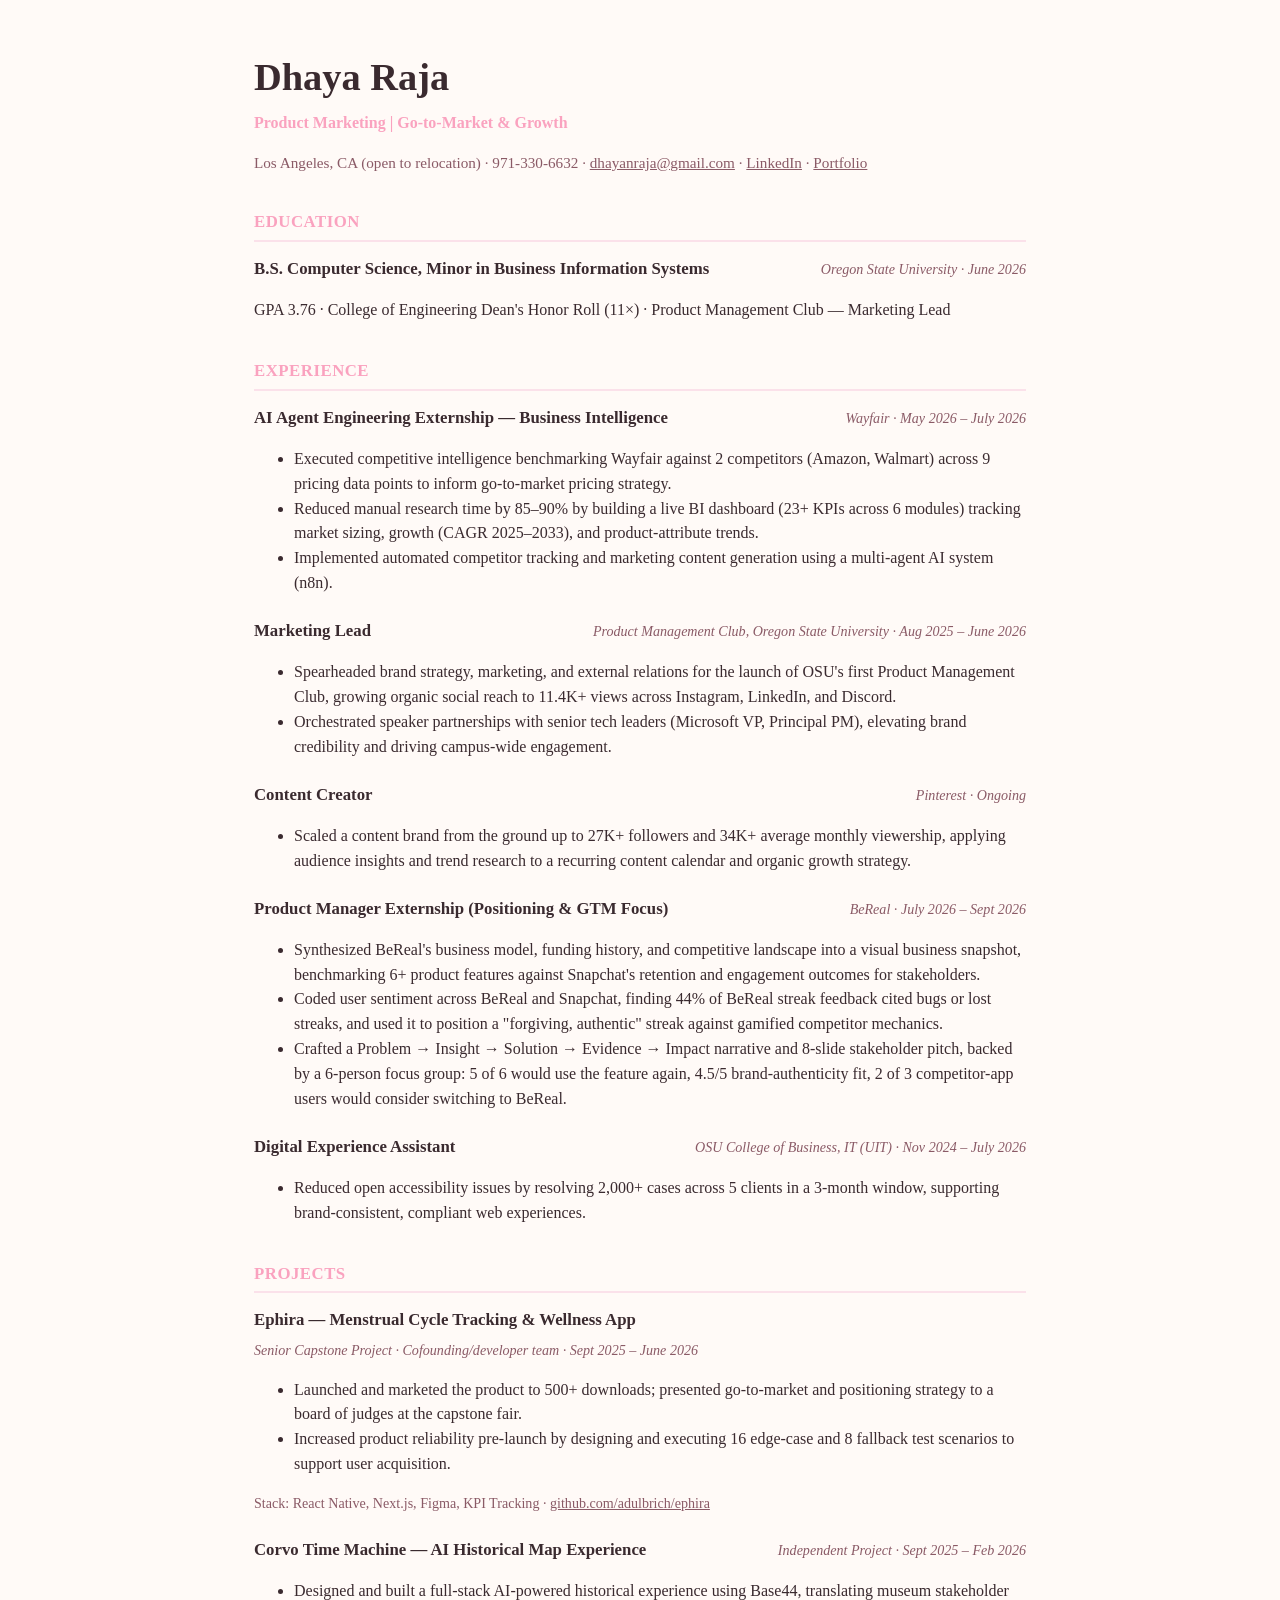
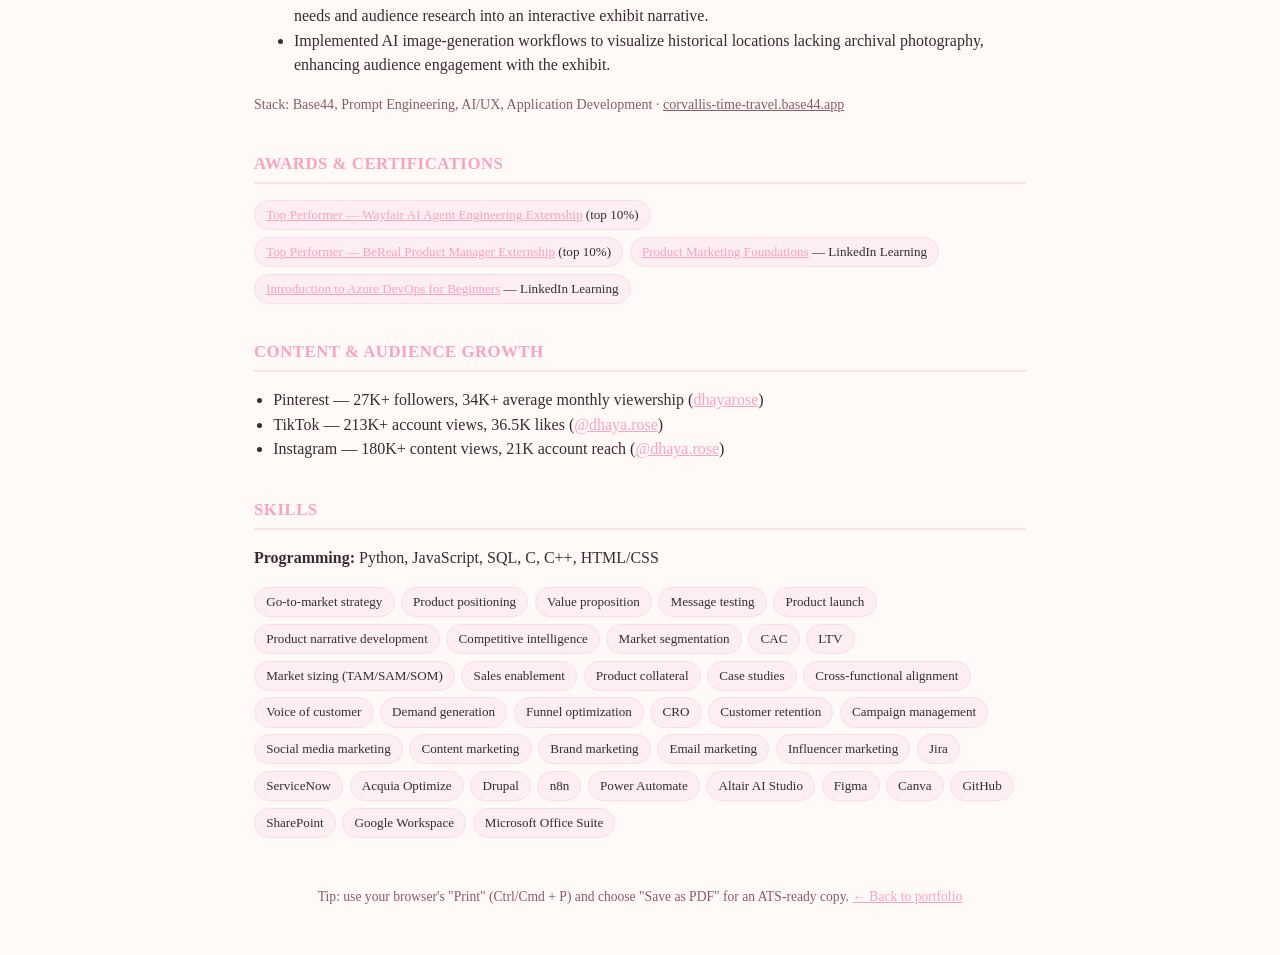
<file: resume.html>
<!doctype html>
<html lang="en">
<head>
<meta charset="UTF-8" />
<meta name="viewport" content="width=device-width, initial-scale=1.0" />
<title>Dhaya Raja - Résumé</title>
<meta name="description" content="Résumé of Dhaya Raja, Product Marketing Manager. CS graduate, AI-agent builder (n8n), competitive intelligence, and content growth to 27K+ followers. Los Angeles, CA." />
<link rel="icon" href="data:image/svg+xml,%3Csvg xmlns='http://www.w3.org/2000/svg' viewBox='0 0 32 32'%3E%3Crect width='32' height='32' rx='7' fill='%23FAA2BF'/%3E%3Ctext x='16' y='22' font-family='Georgia,serif' font-size='18' fill='%23fffdf8' text-anchor='middle'%3ED%3C/text%3E%3C/svg%3E" />
<link rel="stylesheet" href="resume.css?v=1" />
</head>
<body>
<main class="resume">
  <header class="resume__head">
    <h1>Dhaya Raja</h1>
    <p class="resume__title">Product Marketing | Go-to-Market &amp; Growth</p>
    <p class="resume__contact">
      Los Angeles, CA (open to relocation) ·
      971-330-6632 ·
      <a href="mailto:dhayanraja@gmail.com">dhayanraja@gmail.com</a> ·
      <a href="https://www.linkedin.com/in/dhaya-raja/" target="_blank" rel="noreferrer">LinkedIn</a> ·
      <a href="index.html">Portfolio</a>
    </p>
  </header>

  <section>
    <h2>Education</h2>
    <div class="job__head"><h3>B.S. Computer Science, Minor in Business Information Systems</h3><span class="job__meta">Oregon State University · June 2026</span></div>
    <p>GPA 3.76 · College of Engineering Dean's Honor Roll (11×) · Product Management Club — Marketing Lead</p>
  </section>

  <section>
    <h2>Experience</h2>
    <article class="job">
      <div class="job__head"><h3>AI Agent Engineering Externship — Business Intelligence</h3><span class="job__meta">Wayfair · May 2026 – July 2026</span></div>
      <ul>
        <li>Executed competitive intelligence benchmarking Wayfair against 2 competitors (Amazon, Walmart) across 9 pricing data points to inform go-to-market pricing strategy.</li>
        <li>Reduced manual research time by 85–90% by building a live BI dashboard (23+ KPIs across 6 modules) tracking market sizing, growth (CAGR 2025–2033), and product-attribute trends.</li>
        <li>Implemented automated competitor tracking and marketing content generation using a multi-agent AI system (n8n).</li>
      </ul>
    </article>
    <article class="job">
      <div class="job__head"><h3>Marketing Lead</h3><span class="job__meta">Product Management Club, Oregon State University · Aug 2025 – June 2026</span></div>
      <ul>
        <li>Spearheaded brand strategy, marketing, and external relations for the launch of OSU's first Product Management Club, growing organic social reach to 11.4K+ views across Instagram, LinkedIn, and Discord.</li>
        <li>Orchestrated speaker partnerships with senior tech leaders (Microsoft VP, Principal PM), elevating brand credibility and driving campus-wide engagement.</li>
      </ul>
    </article>
    <article class="job">
      <div class="job__head"><h3>Content Creator</h3><span class="job__meta">Pinterest · Ongoing</span></div>
      <ul>
        <li>Scaled a content brand from the ground up to 27K+ followers and 34K+ average monthly viewership, applying audience insights and trend research to a recurring content calendar and organic growth strategy.</li>
      </ul>
    </article>
    <article class="job">
      <div class="job__head"><h3>Product Manager Externship (Positioning &amp; GTM Focus)</h3><span class="job__meta">BeReal · July 2026 – Sept 2026</span></div>
      <ul>
        <li>Synthesized BeReal's business model, funding history, and competitive landscape into a visual business snapshot, benchmarking 6+ product features against Snapchat's retention and engagement outcomes for stakeholders.</li>
        <li>Coded user sentiment across BeReal and Snapchat, finding 44% of BeReal streak feedback cited bugs or lost streaks, and used it to position a "forgiving, authentic" streak against gamified competitor mechanics.</li>
        <li>Crafted a Problem → Insight → Solution → Evidence → Impact narrative and 8-slide stakeholder pitch, backed by a 6-person focus group: 5 of 6 would use the feature again, 4.5/5 brand-authenticity fit, 2 of 3 competitor-app users would consider switching to BeReal.</li>
      </ul>
    </article>
    <article class="job">
      <div class="job__head"><h3>Digital Experience Assistant</h3><span class="job__meta">OSU College of Business, IT (UIT) · Nov 2024 – July 2026</span></div>
      <ul>
        <li>Reduced open accessibility issues by resolving 2,000+ cases across 5 clients in a 3-month window, supporting brand-consistent, compliant web experiences.</li>
      </ul>
    </article>
  </section>

  <section>
    <h2>Projects</h2>
    <article class="job">
      <div class="job__head"><h3>Ephira — Menstrual Cycle Tracking &amp; Wellness App</h3><span class="job__meta">Senior Capstone Project · Cofounding/developer team · Sept 2025 – June 2026</span></div>
      <ul>
        <li>Launched and marketed the product to 500+ downloads; presented go-to-market and positioning strategy to a board of judges at the capstone fair.</li>
        <li>Increased product reliability pre-launch by designing and executing 16 edge-case and 8 fallback test scenarios to support user acquisition.</li>
      </ul>
      <p class="job__link">Stack: React Native, Next.js, Figma, KPI Tracking · <a href="https://github.com/adulbrich/ephira" target="_blank" rel="noreferrer">github.com/adulbrich/ephira</a></p>
    </article>
    <article class="job">
      <div class="job__head"><h3>Corvo Time Machine — AI Historical Map Experience</h3><span class="job__meta">Independent Project · Sept 2025 – Feb 2026</span></div>
      <ul>
        <li>Designed and built a full-stack AI-powered historical experience using Base44, translating museum stakeholder needs and audience research into an interactive exhibit narrative.</li>
        <li>Implemented AI image-generation workflows to visualize historical locations lacking archival photography, enhancing audience engagement with the exhibit.</li>
      </ul>
      <p class="job__link">Stack: Base44, Prompt Engineering, AI/UX, Application Development · <a href="https://corvallis-time-travel.base44.app/" target="_blank" rel="noreferrer">corvallis-time-travel.base44.app</a></p>
    </article>
  </section>

  <section>
    <h2>Awards &amp; Certifications</h2>
    <ul class="tags">
      <li><a href="https://www.linkedin.com/in/dhaya-raja/overlay/Honor/658389498/treasury/?profileId=ACoAAExFeaMBlNMJWVlWC380Xa6BsdCtLLYs_tY" target="_blank" rel="noreferrer">Top Performer — Wayfair AI Agent Engineering Externship</a> (top 10%)</li>
      <li><a href="https://www.linkedin.com/in/dhaya-raja/overlay/Honor/561126169/treasury/?profileId=ACoAAExFeaMBlNMJWVlWC380Xa6BsdCtLLYs_tY" target="_blank" rel="noreferrer">Top Performer — BeReal Product Manager Externship</a> (top 10%)</li>
      <li><a href="https://www.linkedin.com/learning/certificates/3ba65bd7d02515e720389f145e00dbd5ae3d10002f803e74bf218c44119ad53c/" target="_blank" rel="noreferrer">Product Marketing Foundations</a> — LinkedIn Learning</li>
      <li><a href="https://www.linkedin.com/learning/certificates/7f82f67b9a9becf2f17673cdb1bb114f5698f81d82094bac6698a4f31960971c/" target="_blank" rel="noreferrer">Introduction to Azure DevOps for Beginners</a> — LinkedIn Learning</li>
    </ul>
  </section>

  <section>
    <h2>Content &amp; Audience Growth</h2>
    <ul class="stats">
      <li>Pinterest — 27K+ followers, 34K+ average monthly viewership (<a href="https://www.pinterest.com/dhayarose/" target="_blank" rel="noreferrer">dhayarose</a>)</li>
      <li>TikTok — 213K+ account views, 36.5K likes (<a href="https://www.instagram.com/dhaya.rose" target="_blank" rel="noreferrer">@dhaya.rose</a>)</li>
      <li>Instagram — 180K+ content views, 21K account reach (<a href="https://www.instagram.com/dhaya.rose" target="_blank" rel="noreferrer">@dhaya.rose</a>)</li>
    </ul>
  </section>

  <section>
    <h2>Skills</h2>
    <p><strong>Programming:</strong> Python, JavaScript, SQL, C, C++, HTML/CSS</p>
    <ul class="tags">
      <li>Go-to-market strategy</li><li>Product positioning</li><li>Value proposition</li><li>Message testing</li><li>Product launch</li><li>Product narrative development</li><li>Competitive intelligence</li><li>Market segmentation</li><li>CAC</li><li>LTV</li><li>Market sizing (TAM/SAM/SOM)</li><li>Sales enablement</li><li>Product collateral</li><li>Case studies</li><li>Cross-functional alignment</li><li>Voice of customer</li><li>Demand generation</li><li>Funnel optimization</li><li>CRO</li><li>Customer retention</li><li>Campaign management</li><li>Social media marketing</li><li>Content marketing</li><li>Brand marketing</li><li>Email marketing</li><li>Influencer marketing</li><li>Jira</li><li>ServiceNow</li><li>Acquia Optimize</li><li>Drupal</li><li>n8n</li><li>Power Automate</li><li>Altair AI Studio</li><li>Figma</li><li>Canva</li><li>GitHub</li><li>SharePoint</li><li>Google Workspace</li><li>Microsoft Office Suite</li>
    </ul>
  </section>
</main>
<p class="print-hint">Tip: use your browser's "Print" (Ctrl/Cmd + P) and choose "Save as PDF" for an ATS-ready copy. <a href="index.html">← Back to portfolio</a></p>
</body>
</html>
</file>
<file: styles.css>
:root{--blush:#fce8e5;--sage:#e3ead6;--cream:#f7f0e6;--pink-bg:#fbe6ea;}
*{box-sizing:border-box}
html,body{margin:0;padding:0;overflow-x:hidden;background:var(--blush)}
.canvas,.shade-canvas{scroll-margin-top:3.4rem}
body{font-family:Georgia,serif}
img{display:block;max-width:100%}
.layout{position:absolute;inset:0;width:100%;height:100%;object-fit:cover}
.skip-link{position:absolute;left:-9999px;top:0;background:#fff;color:#000;padding:.5em 1em;z-index:99}
.skip-link:focus{left:0}
.canvas{position:relative;width:100%;aspect-ratio:1366/768;overflow:hidden}

/* ---------- hero ---------- */
.hero-title{opacity:0;z-index:3}
.ducati{position:absolute;z-index:2;width:82%;left:9%;top:10%}
.ducati.gone{display:none}

/* ---------- generic hotspot ---------- */
.hotspot{position:absolute;display:block;background:transparent;-webkit-tap-highlight-color:transparent;outline:none}

/* ---------- menu (5 frames) ---------- */
.about-link{left:14.71%;top:45.44%;width:11.42%;height:20.45%}
.stats-link{left:31.99%;top:61.98%;width:12.08%;height:19.66%}
.work-link{left:52.56%;top:28.26%;width:11.93%;height:19.53%}
.palette-link{left:67.35%;top:29.04%;width:10.76%;height:20.44%}
.exhibition-link{left:55.05%;top:54.82%;width:22.62%;height:22.65%}

/* ---------- about ---------- */
.petals{position:absolute;inset:0;pointer-events:none;overflow:hidden}
.petals i{position:absolute;left:8%;top:60%;width:10px;height:14px;background:#f3c9d4;border-radius:60% 0;opacity:0;animation:petal 6s linear infinite}
.petals i:nth-child(2){left:11%;animation-delay:1s}
.petals i:nth-child(3){left:14%;animation-delay:2.2s}
.petals i:nth-child(4){left:17%;animation-delay:3.4s}
.petals i:nth-child(5){left:20%;animation-delay:.6s}
.petals i:nth-child(6){left:23%;animation-delay:4.6s}
@keyframes petal{0%{opacity:0;transform:translate(0,0) rotate(0)}10%{opacity:1}100%{opacity:0;transform:translate(40px,220px) rotate(220deg)}}

/* ---------- stats videos ---------- */
.phone-video{position:absolute;z-index:2;object-fit:cover;background:#000;border-radius:10%/6%}
.phone-video.tiktok{left:8.1%;top:17.5%;width:19.7%;height:61.9%}
.phone-video.instagram{left:29%;top:17%;width:19.75%;height:62.4%}

/* ---------- my work ---------- */
.work-canvas{background:var(--sage)}
.work-folders,.ballerina-link{display:none}
.work-canvas .work-intro-bg{position:relative;z-index:1}
.ballerina-stage{position:absolute;z-index:2;top:0;left:1%;width:24%;height:100%;transition:left .1s linear}
.dancer{position:absolute;inset:0;width:100%;height:100%;object-fit:contain;opacity:0;transition:opacity .15s}
.dancer.active{opacity:1}
.ballerina-hit{position:absolute;z-index:3;left:0;top:0;width:100%;height:100%;background:transparent;border:0;cursor:pointer;padding:0}
.ballerina-hit span{position:absolute;left:10%;bottom:9%;white-space:nowrap;font:.945vw Georgia,serif;transform:rotate(-12deg);color:#40532e}
.work-canvas.played .ballerina-stage,.work-canvas.played .ballerina-hit,.work-canvas.played .work-intro-bg{display:none}
.work-canvas.played .work-folders,.work-canvas.played .ballerina-link{display:block}
.folder-wayfair{left:10.25%;top:21.9%;width:16.8%;height:31.25%}
.folder-rhode{left:30.2%;top:21.9%;width:16.3%;height:31.25%;cursor:default}
.folder-ephira{left:50.1%;top:21.9%;width:16.8%;height:31.25%}
.folder-gogreek{left:10.25%;top:58.3%;width:17%;height:31.5%}
.folder-bereal{left:30.2%;top:58.3%;width:16.1%;height:31.5%;cursor:default}
.folder-corvo{left:49.9%;top:58.3%;width:16.3%;height:31.5%}
.ballerina-link{left:75.5%;top:31%;width:13%;height:53%}

/* ---------- palette ---------- */
.palette-canvas{background:var(--cream)}
.brush{position:absolute;z-index:3;left:4.507%;top:38.945%;width:16.398%;height:55.078%;cursor:grab;touch-action:none;user-select:none;-webkit-user-select:none}
.brush.dragging{cursor:grabbing;transition:none;filter:drop-shadow(0 10px 14px rgba(0,0,0,.25))}
.drop-zone{position:absolute;background:transparent}

/* ---------- shade detail pages ---------- */
.shade-canvas{display:none}
.shade-canvas:target{display:block}
.shade-close{left:61%;top:11%;width:9%;height:12%}

/* ---------- exhibition ---------- */
.camera-screen{position:absolute;z-index:2;left:30.5%;top:49.6%;width:29.7%;height:37.1%;overflow:hidden;background:#000}
.slide{position:absolute;inset:0;width:100%;height:100%;object-fit:cover;opacity:0;transition:opacity .6s ease}
.slide.active{opacity:1}

/* ---------- connect ---------- */
.social-hit{position:absolute}
.linkedin{left:10.1%;top:24.9%;width:26.5%;height:52.4%}
.instagram-link{left:36.7%;top:24.9%;width:26.5%;height:52.4%}
.pinterest{left:63.4%;top:24.9%;width:26.5%;height:52.4%}

/* ---------- nav bar ---------- */
.cta-bar{position:sticky;top:0;z-index:50;display:flex;align-items:center;justify-content:space-between;gap:1rem;padding:.6rem 1.2rem;background:#FAA2BF;font-family:Georgia,serif;flex-wrap:wrap}
.cta-name{font-weight:bold;color:#fff;letter-spacing:.03em}
.cta-links{display:flex;gap:.5rem;flex-wrap:wrap}
.cta-btn{color:#fff;text-decoration:none;font-size:.85rem;padding:.35rem .8rem;border:1px solid rgba(255,255,255,.7);border-radius:999px;transition:background-color .2s ease}
.mobile-nav{display:none;position:sticky;top:2.6rem;z-index:49;background:#fff0f5;padding:.4rem 0;text-align:center;gap:.6rem;font-family:Georgia,serif}
.mobile-nav a{color:#FAA2BF;text-decoration:none;font-size:.85rem;margin:0 .5rem}
@media(max-width:720px){.mobile-nav{display:flex;justify-content:center;flex-wrap:wrap}}

/* On desktop the artwork scales with the window, so the nav bar and the text summary
   scale with it too (vw units). This keeps them in proportion at any browser zoom level. */
@media(min-width:900px){
  .canvas,.shade-canvas{scroll-margin-top:3.3vw}
  .cta-bar{padding:.55vw 1.4vw;gap:1vw}
  .cta-name{font-size:1.2vw}
  .cta-links{gap:.6vw}
  .cta-btn{font-size:.95vw;padding:.3vw .95vw}
}

/* ---------- cert links on shade-9 ---------- */

/* ---------- accessible text summary ---------- */
.text-view{max-width:760px;margin:0 auto;padding:3rem 1.5rem 5rem;font-family:Georgia,serif;color:#3a2a2f;line-height:1.6}
.text-view h1{margin-bottom:.2rem}
.text-view__tagline{color:#8a5a66;margin-top:0}
.text-view h2{color:#FAA2BF;border-bottom:1px solid #f3c9d4;padding-bottom:.3rem;margin-top:2rem}
.text-view a{color:#8a5a66}
@media(min-width:900px){
  .text-view{max-width:64vw;padding:4vw 3vw 7vw;font-size:1.25vw}
  .text-view h1{font-size:3.2vw}
  .text-view h2{font-size:1.9vw}
}

@media(prefers-reduced-motion:reduce){
  *,*::before,*::after{animation-duration:.01ms!important;animation-iteration-count:1!important}
  .ducati{display:none}
  .hero-title{opacity:1}
}
</file>
<file: resume.css>
:root{--accent:#FAA2BF;--ink:#3a2a2f;--muted:#8a5a66}
*{box-sizing:border-box}
body{margin:0;font-family:Georgia,serif;color:var(--ink);background:#fffaf7;line-height:1.55}
.resume{max-width:820px;margin:0 auto;padding:3rem 1.5rem 2rem}
.resume__head h1{margin:0;font-size:2.4rem}
.resume__title{color:var(--accent);font-weight:bold;margin:.2rem 0}
.resume__contact{color:var(--muted);font-size:.95rem}
.resume__contact a{color:var(--muted)}
h2{color:var(--accent);border-bottom:2px solid #fbe1ea;padding-bottom:.3rem;margin-top:2.2rem;letter-spacing:.03em;text-transform:uppercase;font-size:1.05rem}
.job{margin-bottom:1.4rem}
.job__head{display:flex;justify-content:space-between;flex-wrap:wrap;align-items:baseline;gap:.4rem}
.job__head h3{margin:0;font-size:1.05rem}
.job__meta{color:var(--muted);font-size:.88rem;font-style:italic}
.job__link{font-size:.88rem;color:var(--muted)}
.job__link a{color:var(--muted)}
ul.tags{list-style:none;padding:0;display:flex;flex-wrap:wrap;gap:.4rem}
ul.tags li{background:#fdeef3;border:1px solid #fbdce7;border-radius:999px;padding:.25rem .7rem;font-size:.82rem}
ul.stats{padding-left:1.2rem}
a{color:var(--accent)}
.print-hint{max-width:820px;margin:0 auto 3rem;padding:0 1.5rem;font-size:.85rem;color:var(--muted);text-align:center}
@media print{.print-hint{display:none}body{background:#fff}}
</file>
